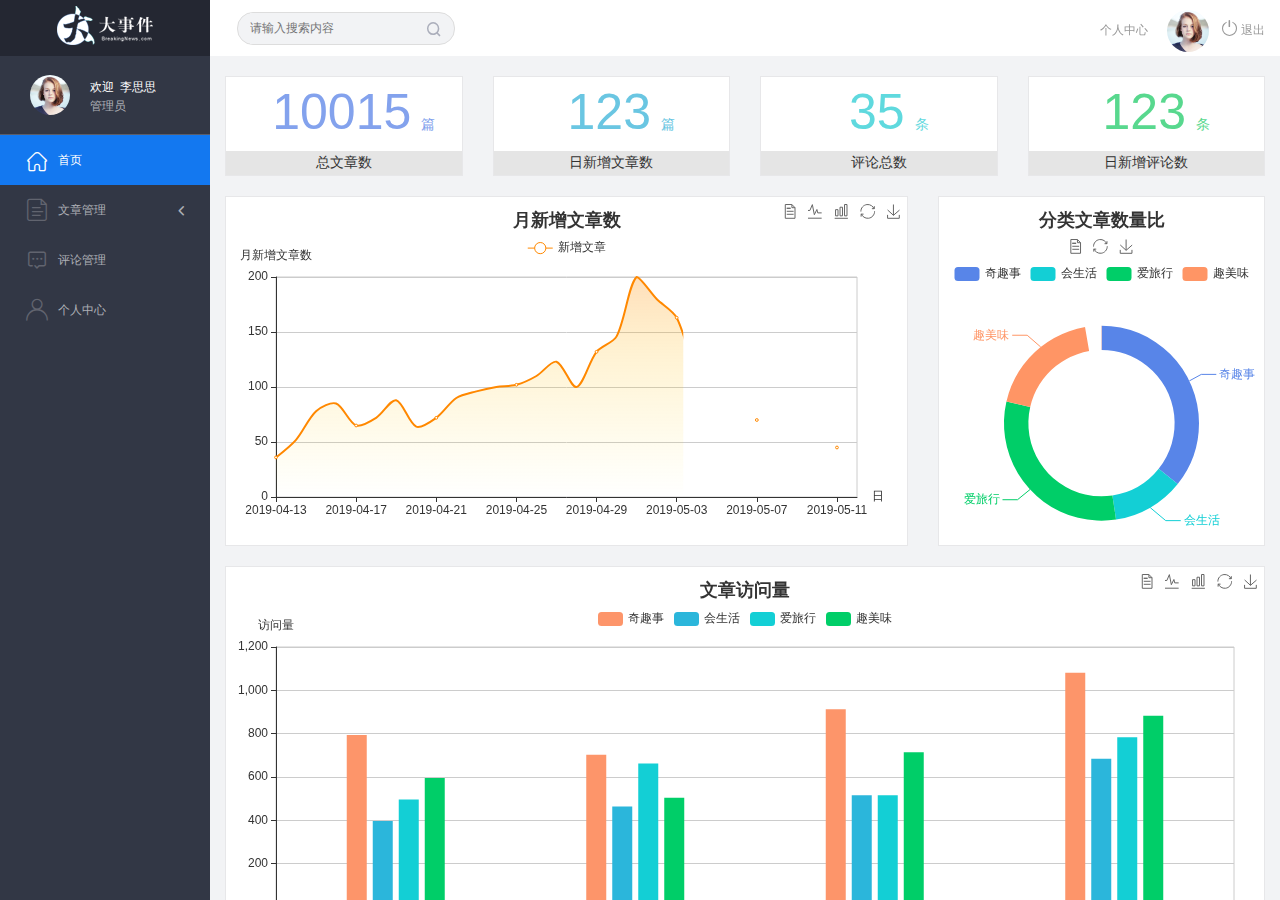
<file: web_back/index.html>
<!DOCTYPE html>
<html lang="en">

<head>
    <meta charset="UTF-8">
    <meta name="viewport" content="width=device-width, initial-scale=1.0">
    <meta http-equiv="X-UA-Compatible" content="ie=edge">
    <title>大事件-后台首页</title>
    <link rel="stylesheet" href="js/bootstrap/css/bootstrap.min.css">
    <link rel="stylesheet" href="css/reset.css">
    <link rel="stylesheet" href="css/iconfont.css">
    <link rel="stylesheet" href="css/main.css">
    <script src="js/jquery-1.12.4.min.js"></script>
</head>

<body>
    <div class="sider">
        <a href="#" class="logo"><img src="images/logo02.png" alt="logo"></a>
        <div class="user_info">
            <img src="images/2.jpg" alt="person">
            <span>欢迎&nbsp;&nbsp;李思思</span>
            <b>管理员</b>
        </div>
        <div class="menu">
            <div class="level01 active"><a href="main_count.html" target="main_frame"><i class="iconfont icon-yidiandiantubiao04"></i><span>首页</span></a></div>
            <div class="level01"><a href="#"><i class="iconfont icon-icon-article"></i><span>文章管理</span><b
                        class="iconfont icon-arrowdownl"></b></a></div>
            <ul class="level02">
                <li><a href="article_list.html" target="main_frame"><i class="iconfont icon-previewright"></i><span>文章列表</span></a></li>
                <li><a href="article_release.html" target="main_frame"><i class="iconfont icon-previewright"></i><span>发表文章</span></a></li>
                <li><a  href="article_category.html" target="main_frame"><i class="iconfont icon-previewright"></i><span>文章类别管理</span></a></li>
            </ul>

            <div class="level01"><a href="comment_list.html" target="main_frame"><i class="iconfont icon-comment"></i><span>评论管理</span></a></div>
            <div class="level01"><a  href="user.html" target="main_frame"><i class="iconfont icon-user"></i><span>个人中心</span></a></div>
        </div>
    </div>

    <div class="header_bar">        
        <form class="search_form">
            <input type="text" placeholder="请输入搜索内容">
            <i class="iconfont icon-search"></i>
        </form>
        <div class="user_center_link">
            <a href="user.html" onclick="setMenu(3,0)" target="main_frame">个人中心</a>
            <img src="images/2.jpg" alt="person">
            <a href="#"><i class="iconfont icon-tuichu"></i> 退出</a>
        </div>
    </div>

    <div class="main" id="main_body">
        <iframe src="main_count.html" frameborder="0" id="main_frame" name="main_frame" frameborder="0" scrolling="auto"></iframe>
    </div>



    <script>
        var $level01 = $('.level01');
        var $subli = $('.level02 li')
        $level01.click(function(){
            $level01.not($(this)).removeClass('active');
            $(this).addClass('active');

            if($(this).next().hasClass('level02')){
                $(this).next().slideToggle();
                $(this).find('b').toggleClass('rotate0');
            }else{
                $subli.removeClass('active'); 
            }
        })

        $subli.click(function(){
            $subli.not($(this)).removeClass('active');
            $(this).addClass('active');

            if(!$(this).parent().prev().hasClass('active')){
                $level01.removeClass('active');
                $(this).parent().prev().addClass('active');
            }
        })

        function resizeFrame(){
            var frame_w = $('#main_body').outerWidth();
			var frame_h = $('#main_body').outerHeight();
			$('#main_frame').css({'width':frame_w,'height':frame_h});
        }

        resizeFrame();

        $(window).resize(function(){
            resizeFrame();
        })


        function setMenu(m,n){
           $level01.eq(m).addClass('active').siblings().not('.level02').removeClass('active');
           if(m!=1){              
              $('.level02').slideUp(); 
           }else{
              $('.level02').slideDown();
              $('.level02').children().eq(n).addClass('active').siblings().removeClass('active');
           }
        }

    </script>
    <script src="./js/jquery-1.12.4.min.js"></script>
    <script>
     $(function(){
        //  获取登录人员的个人信息
         $.ajax({
             url:"http://localhost:8000/admin/getuser",
             success:function(backData){
                //  判断数据是否请求成功
                if(backData.code==200){
                    // 将对应的名字和头像显示在对应的标签中
                    $(".user_info>img").attr("src",backData.data.user_pic);
                    $(".user_info>span").html("欢迎&nbsp;&nbsp;"+backData.data.nickname);
                    $(".user_center_link>img").attr("src",backData.data.user_pic);

                }else {
                    alert("数据请求出错");
                }

             }

         })
        //  退出功能
        // 给退出按钮设置点击事件
         $(".icon-tuichu").parent().on("click",function(e){
            e.preventDefault();
            // 发送请求
            $.ajax({
                type:"post",
                url:"http://localhost:8000/admin/logout",
                success:function(){
                    window.location.href = "login.html";
                }
            })
         })
     })

    </script>

</body>
</html>
</file>
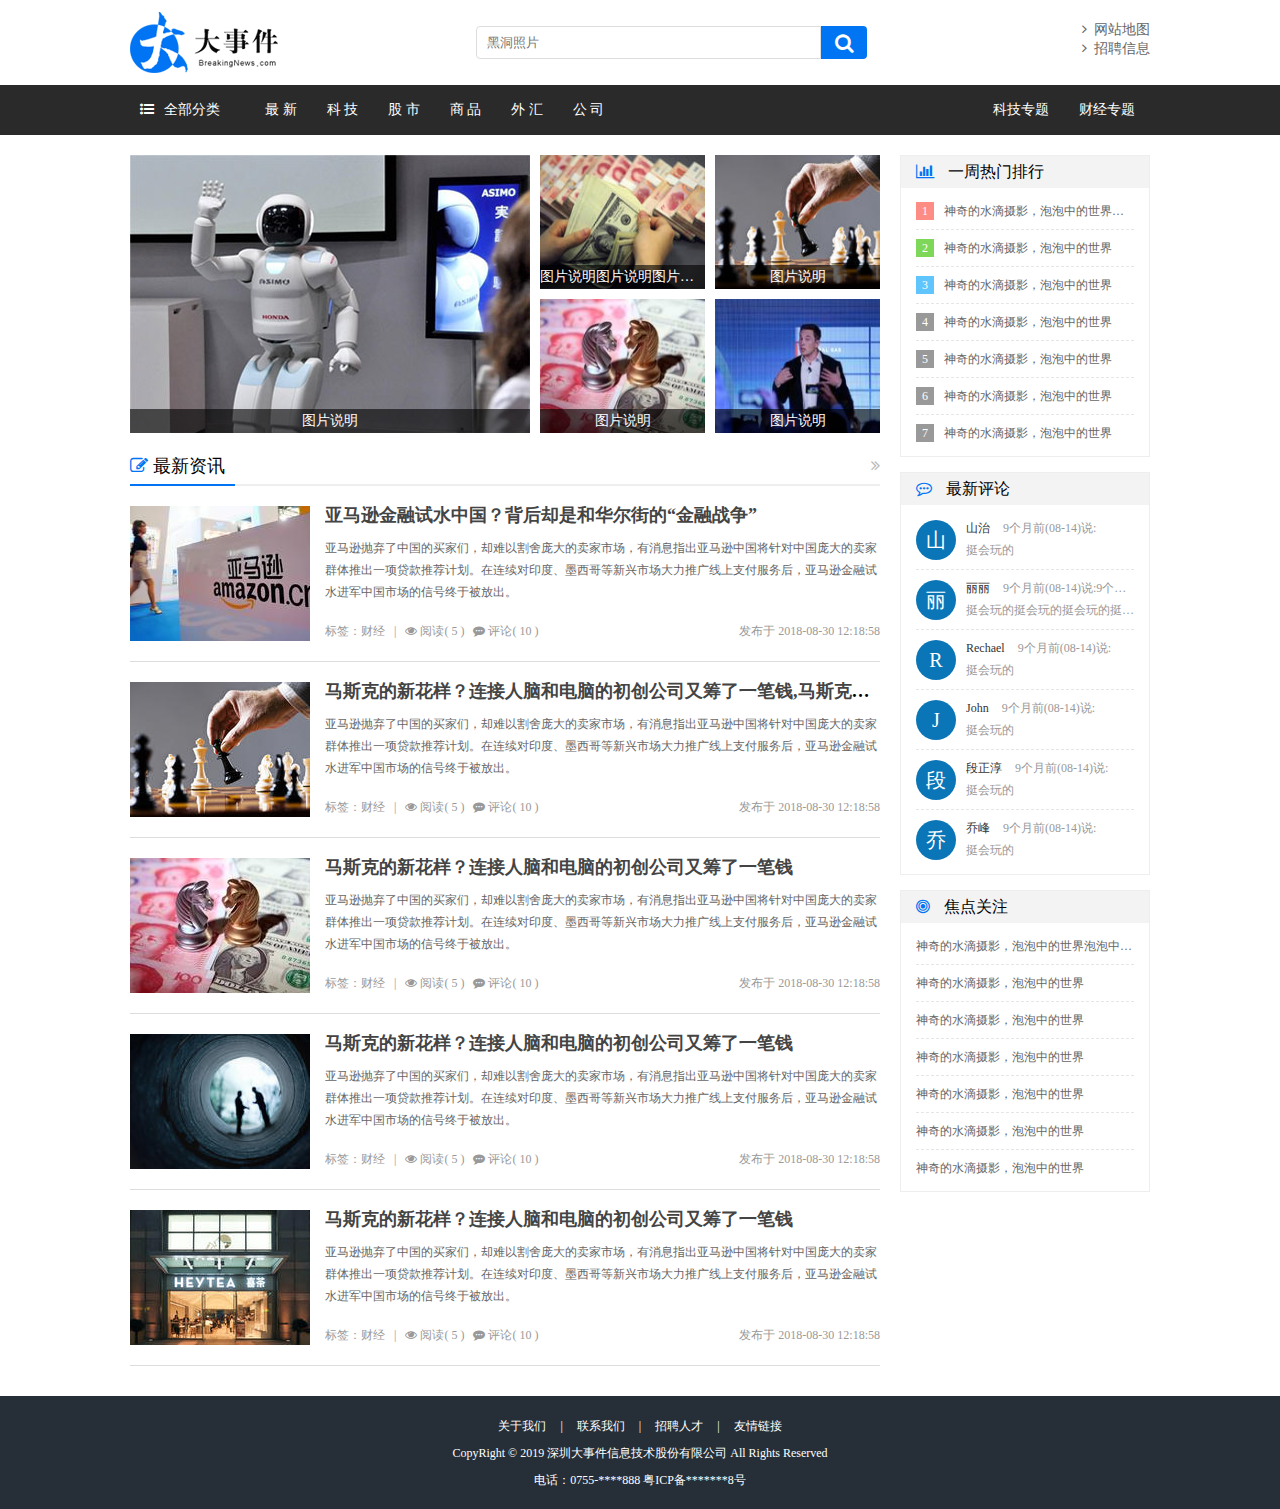
<file: web_front/index.html>
<!DOCTYPE html>
<html lang="en">

<head>
    <meta charset="UTF-8">
    <meta name="viewport" content="width=device-width, initial-scale=1.0">
    <meta http-equiv="X-UA-Compatible" content="ie=edge">
    <title>大事件-首页</title>
    <link rel="stylesheet" href="css/reset.css">
    <link rel="stylesheet" href="css/font-awesome.min.css">
    <link rel="stylesheet" href="css/main.css">
</head>

<body>
    <div class="header">
        <a href="#" class="logo fl"><img src="images/logo.png" alt="logo"></a>
        <div class="search_form fl">
            <input type="text" class="search_txt" placeholder="黑洞照片">
            <button class="search_btn"><i class="fa fa-search"></i></button>
        </div>
        <div class="link_info fr">
            <a href="#"><i class="fa fa-angle-right"></i>&nbsp;&nbsp;网站地图</a><br>
            <a href="#"><i class="fa fa-angle-right"></i>&nbsp;&nbsp;招聘信息</a>
        </div>
    </div>

    <div class="menu_con">
        <div class="menu">
            <div class="menu_collapse fl">
                <a href="javascript:;" class="level_one"><i class="fa fa-list-ul"></i>全部分类</a>
                <ul class="level_two">
                    <li class="up"></li>
                    <li><a href="#">最 新</a></li>
                    <li><a href="#">科 技</a></li>
                    <li><a href="#">股 市</a></li>
                    <li><a href="#">商 品</a></li>
                    <li><a href="#">外 汇</a></li>
                    <li><a href="#">公 司</a></li>
                </ul>
            </div>
            <ul class="left_menu fl">
                <li><a href="#">最 新</a></li>
                <li><a href="#">科 技</a></li>
                <li><a href="#">股 市</a></li>
                <li><a href="#">商 品</a></li>
                <li><a href="#">外 汇</a></li>
                <li><a href="#">公 司</a></li>
            </ul>
            <ul class="right_menu fr">
                <li><a href="#">科技专题</a></li>
                <li><a href="#">财经专题</a></li>
            </ul>
        </div>
    </div>

    <div class="main_con clearfix">
        <div class="left_con">
            <ul class="focus_list">
                <li class="first">
                    <a href="#"><img src="images/pic01.jpg" alt=""></a>
                    <p>图片说明</p>
                </li>
                <li>
                    <a href="#"><img src="images/pic02.jpg" alt=""></a>
                    <p>图片说明图片说明图片说明图片说明图片说明图片说明图片说明图片说明图片说明</p>
                </li>
                <li>
                    <a href="#"><img src="images/pic03.jpg" alt=""></a>
                    <p>图片说明</p>
                </li>
                <li>
                    <a href="#"><img src="images/pic05.jpg" alt=""></a>
                    <p>图片说明</p>
                </li>
                <li>
                    <a href="#"><img src="images/pic06.jpg" alt=""></a>
                    <p>图片说明</p>
                </li>
            </ul>

            <div class="common_title">
                <h3><i class="fa fa-edit"></i> 最新资讯</h3>
                <a href="#" class="more"><i class="fa fa-angle-double-right"></i></a>
            </div>

            <div class="common_news_list">
                <a href="#" class="list_pic"><img src="images/pic09.jpg" alt=""></a>
                <h4><a href="#">亚马逊金融试水中国？背后却是和华尔街的“金融战争” </a></h4>
                <p>亚马逊抛弃了中国的买家们，却难以割舍庞大的卖家市场，有消息指出亚马逊中国将针对中国庞大的卖家群体推出一项贷款推荐计划。在连续对印度、墨西哥等新兴市场大力推广线上支付服务后，亚马逊金融试水进军中国市场的信号终于被放出。
                </p>
                <div class="new_info">
                    <span>标签：财经&nbsp;&nbsp;&nbsp;|&nbsp;&nbsp;&nbsp;<i class="fa fa-eye"></i>&nbsp;阅读( 5
                        )&nbsp;&nbsp;&nbsp;<i class="fa fa-commenting"></i>&nbsp;评论( 10 )</span>
                    <b>发布于 2018-08-30 12:18:58</b>
                </div>
            </div>

            <div class="common_news_list">
                <a href="#" class="list_pic"><img src="images/pic03.jpg" alt=""></a>
                <h4><a href="#">马斯克的新花样？连接人脑和电脑的初创公司又筹了一笔钱,马斯克的新花样？连接人脑和电脑的初创公司又筹了一笔钱</a></h4>
                <p>亚马逊抛弃了中国的买家们，却难以割舍庞大的卖家市场，有消息指出亚马逊中国将针对中国庞大的卖家群体推出一项贷款推荐计划。在连续对印度、墨西哥等新兴市场大力推广线上支付服务后，亚马逊金融试水进军中国市场的信号终于被放出。
                </p>
                <div class="new_info">
                    <span>标签：财经&nbsp;&nbsp;&nbsp;|&nbsp;&nbsp;&nbsp;<i class="fa fa-eye"></i>&nbsp;阅读( 5
                        )&nbsp;&nbsp;&nbsp;<i class="fa fa-commenting"></i>&nbsp;评论( 10 )</span>
                    <b>发布于 2018-08-30 12:18:58</b>
                </div>
            </div>

            <div class="common_news_list">
                <a href="#" class="list_pic"><img src="images/pic05.jpg" alt=""></a>
                <h4><a href="#">马斯克的新花样？连接人脑和电脑的初创公司又筹了一笔钱</a></h4>
                <p>亚马逊抛弃了中国的买家们，却难以割舍庞大的卖家市场，有消息指出亚马逊中国将针对中国庞大的卖家群体推出一项贷款推荐计划。在连续对印度、墨西哥等新兴市场大力推广线上支付服务后，亚马逊金融试水进军中国市场的信号终于被放出。
                </p>
                <div class="new_info">
                    <span>标签：财经&nbsp;&nbsp;&nbsp;|&nbsp;&nbsp;&nbsp;<i class="fa fa-eye"></i>&nbsp;阅读( 5
                        )&nbsp;&nbsp;&nbsp;<i class="fa fa-commenting"></i>&nbsp;评论( 10 )</span>
                    <b>发布于 2018-08-30 12:18:58</b>
                </div>
            </div>

            <div class="common_news_list">
                <a href="#" class="list_pic"><img src="images/pic07.jpg" alt=""></a>
                <h4><a href="#">马斯克的新花样？连接人脑和电脑的初创公司又筹了一笔钱</a></h4>
                <p>亚马逊抛弃了中国的买家们，却难以割舍庞大的卖家市场，有消息指出亚马逊中国将针对中国庞大的卖家群体推出一项贷款推荐计划。在连续对印度、墨西哥等新兴市场大力推广线上支付服务后，亚马逊金融试水进军中国市场的信号终于被放出。
                </p>
                <div class="new_info">
                    <span>标签：财经&nbsp;&nbsp;&nbsp;|&nbsp;&nbsp;&nbsp;<i class="fa fa-eye"></i>&nbsp;阅读( 5
                        )&nbsp;&nbsp;&nbsp;<i class="fa fa-commenting"></i>&nbsp;评论( 10 )</span>
                    <b>发布于 2018-08-30 12:18:58</b>
                </div>
            </div>

            <div class="common_news_list">
                <a href="#" class="list_pic"><img src="images/pic10.jpg" alt=""></a>
                <h4><a href="#">马斯克的新花样？连接人脑和电脑的初创公司又筹了一笔钱</a></h4>
                <p>亚马逊抛弃了中国的买家们，却难以割舍庞大的卖家市场，有消息指出亚马逊中国将针对中国庞大的卖家群体推出一项贷款推荐计划。在连续对印度、墨西哥等新兴市场大力推广线上支付服务后，亚马逊金融试水进军中国市场的信号终于被放出。
                </p>
                <div class="new_info">
                    <span>标签：财经&nbsp;&nbsp;&nbsp;|&nbsp;&nbsp;&nbsp;<i class="fa fa-eye"></i>&nbsp;阅读( 5
                        )&nbsp;&nbsp;&nbsp;<i class="fa fa-commenting"></i>&nbsp;评论( 10 )</span>
                    <b>发布于 2018-08-30 12:18:58</b>
                </div>
            </div>

        </div>
        <div class="right_con">
            <div class="common_wrap">
                <h3><i class="fa fa-bar-chart"></i> 一周热门排行</h3>
                <ul class="content_list">
                    <li><span class="first">1</span><a href="#">神奇的水滴摄影，泡泡中的世界泡泡中的世界</a></li>
                    <li><span class="second">2</span><a href="#">神奇的水滴摄影，泡泡中的世界</a></li>
                    <li><span class="third">3</span><a href="#">神奇的水滴摄影，泡泡中的世界</a></li>
                    <li><span>4</span><a href="#">神奇的水滴摄影，泡泡中的世界</a></li>
                    <li><span>5</span><a href="#">神奇的水滴摄影，泡泡中的世界</a></li>
                    <li><span>6</span><a href="#">神奇的水滴摄影，泡泡中的世界</a></li>
                    <li><span>7</span><a href="#">神奇的水滴摄影，泡泡中的世界</a></li>
                </ul>
            </div>
            <div class="common_wrap">
                <h3><i class="fa fa-commenting-o"></i> 最新评论</h3>
                <ul class="content_list comment_list">
                    <li>
                        <span>山</span>
                        <b><em>山治</em> 9个月前(08-14)说:</b>
                        <strong>挺会玩的</strong>
                    </li>
                    <li>
                        <span>丽</span>
                        <b><em>丽丽</em> 9个月前(08-14)说:9个月前(08-14)说:9个月前(08-14)说:</b>
                        <strong>挺会玩的挺会玩的挺会玩的挺会玩的</strong>
                    </li>
                    <li>
                        <span>R</span>
                        <b><em>Rechael</em> 9个月前(08-14)说:</b>
                        <strong>挺会玩的</strong>
                    </li>
                    <li>
                        <span>J</span>
                        <b><em>John</em> 9个月前(08-14)说:</b>
                        <strong>挺会玩的</strong>
                    </li>
                    <li>
                        <span>段</span>
                        <b><em>段正淳</em> 9个月前(08-14)说:</b>
                        <strong>挺会玩的</strong>
                    </li>
                    <li>
                        <span>乔</span>
                        <b><em>乔峰</em> 9个月前(08-14)说:</b>
                        <strong>挺会玩的</strong>
                    </li>
                </ul>
            </div>
            <div class="common_wrap">
                <h3><i class="fa fa-bullseye"></i> 焦点关注</h3>
                <ul class="content_list guanzhu_list">
                    <li><a href="#">神奇的水滴摄影，泡泡中的世界泡泡中的世界</a></li>
                    <li><a href="#">神奇的水滴摄影，泡泡中的世界</a></li>
                    <li><a href="#">神奇的水滴摄影，泡泡中的世界</a></li>
                    <li><a href="#">神奇的水滴摄影，泡泡中的世界</a></li>
                    <li><a href="#">神奇的水滴摄影，泡泡中的世界</a></li>
                    <li><a href="#">神奇的水滴摄影，泡泡中的世界</a></li>
                    <li><a href="#">神奇的水滴摄影，泡泡中的世界</a></li>
                </ul>
            </div>
        </div>
    </div>

    <div class="footer clearfix">
        <div class="foot_link">
            <a href="#">关于我们</a>
            <span>|</span>
            <a href="#">联系我们</a>
            <span>|</span>
            <a href="#">招聘人才</a>
            <span>|</span>
            <a href="#">友情链接</a>		
        </div>
        <p>CopyRight © 2019 深圳大事件信息技术股份有限公司   All Rights Reserved</p>
        <p>电话：0755-****888    粤ICP备*******8号</p>
    </div>

</body>

</html>
</file>
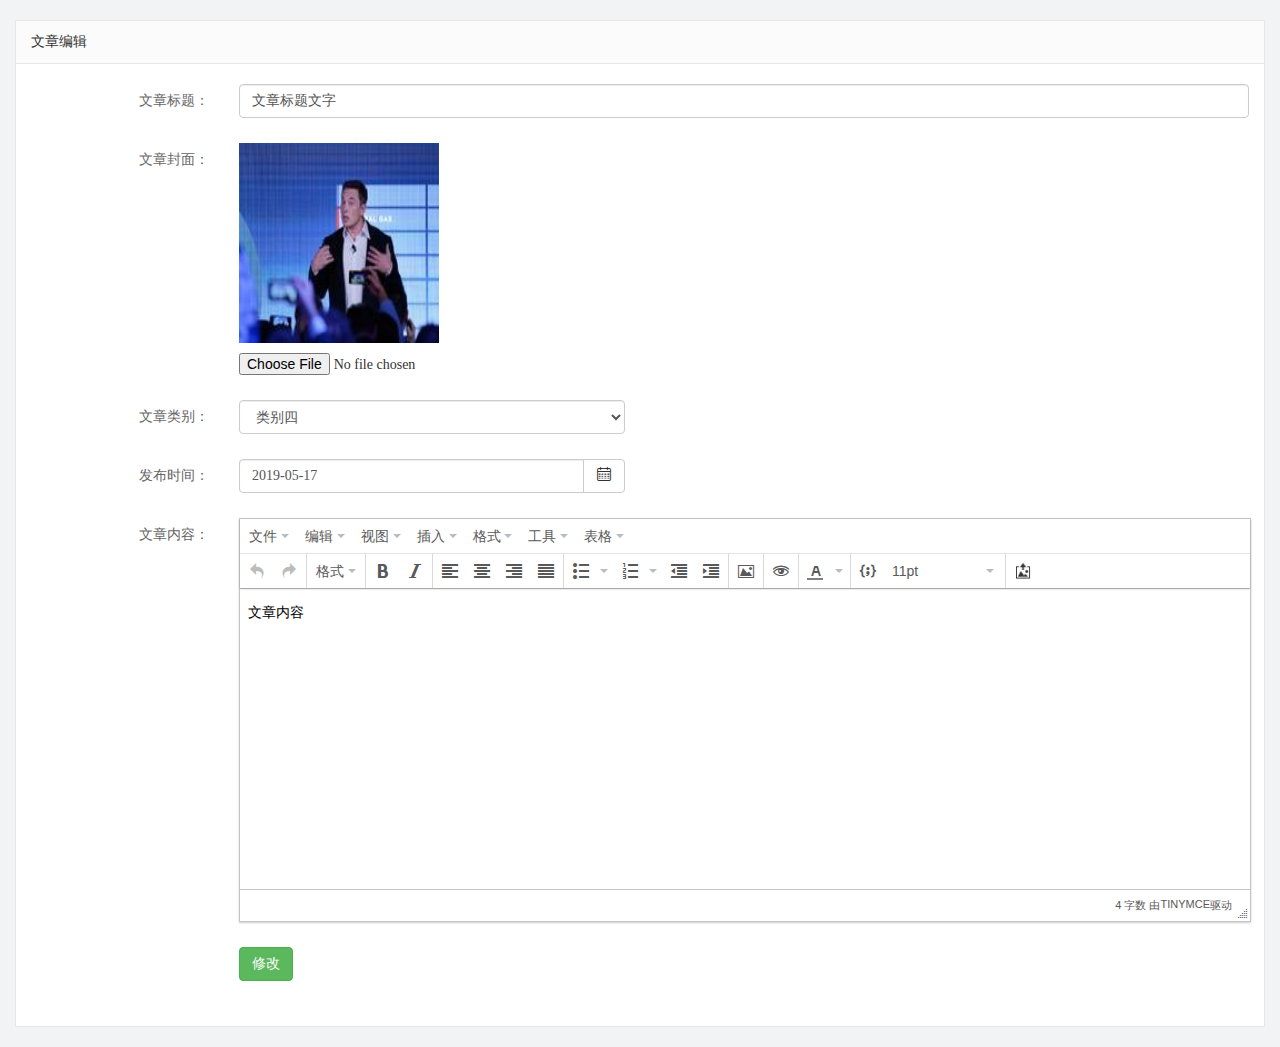
<file: web_back/article_edit.html>
<!DOCTYPE html>
<html lang="en">

<head>
    <meta charset="UTF-8">
    <meta name="viewport" content="width=device-width, initial-scale=1.0">
    <meta http-equiv="X-UA-Compatible" content="ie=edge">
    <title>文章列表</title>
    <link rel="stylesheet" href="js/bootstrap/css/bootstrap.min.css">
    <link rel="stylesheet" href="css/reset.css">
    <link rel="stylesheet" href="css/iconfont.css">
    <link rel="stylesheet" href="css/main.css">
    <link type="text/css" rel="stylesheet" href="js/jedate/css/jedate.css">
    <script src="js/jquery-1.12.4.min.js"></script>
    <script src="js/jedate/js/jedate.js"></script>
    <script src="js/tinymce/js/tinymce/tinymce.min.js"></script>
    <script src="js/tinymce/js/tinymce_setup.js"></script>
</head>

<body>
    <div class="container-fluid">
        <div class="common_title">
            文章编辑
        </div>
        <div class="container-fluid common_con">
            <form class="form-horizontal article_form">
                <div class="form-group">
                    <label for="inputEmail3" class="col-sm-2 control-label">文章标题：</label>
                    <div class="col-sm-10">
                        <input type="email" class="form-control" id="inputEmail3" value="文章标题文字">
                    </div>
                </div>
                <div class="form-group">
                    <label for="inputPassword3" class="col-sm-2 control-label">文章封面：</label>
                    <div class="col-sm-10">
                        <img src="images/pic06.jpg" class="article_cover">
                        <input type="file" id="exampleInputFile">
                    </div>
                </div>
                <div class="form-group">
                    <label for="inputEmail3" class="col-sm-2 control-label">文章类别：</label>
                    <div class="col-sm-4">
                        <select class="form-control">
                            <option>类别一</option>
                            <option>类别二</option>
                            <option>类别三</option>
                            <option selected>类别四</option>
                            <option>类别五</option>
                        </select>
                    </div>
                </div>
                <div class="form-group">
                    <label for="inputEmail3" class="col-sm-2 control-label">发布时间：</label>
                    <div class="col-sm-4">

                        <div class="input-group">
                            <input type="text" class="form-control" value="2019-05-17" id="dateinput">
                            <span class="input-group-btn">
                                <button class="btn btn-default" type="button"
                                    onclick="jeDate('#dateinput',{trigger:false,format: 'YYYY-MM-DD'})"><i
                                        class="iconfont icon-icondate"></i></button>
                            </span>
                        </div>
                    </div>
                </div>
                <div class="form-group">
                    <label for="inputEmail3" class="col-sm-2 control-label">文章内容：</label>
                    <div class="col-sm-10">
                        <input type="text" class="form-control" id="rich_content" name="content" placeholder="文章内容" value="文章内容">
                    </div>
                </div>
                <div class="form-group">
                    <div class="col-sm-offset-2 col-sm-10">
                        <button type="submit" class="btn btn-success">修改</button>
                    </div>
                </div>
            </form>
        </div>
    </div>

</body>

</html>
</file>
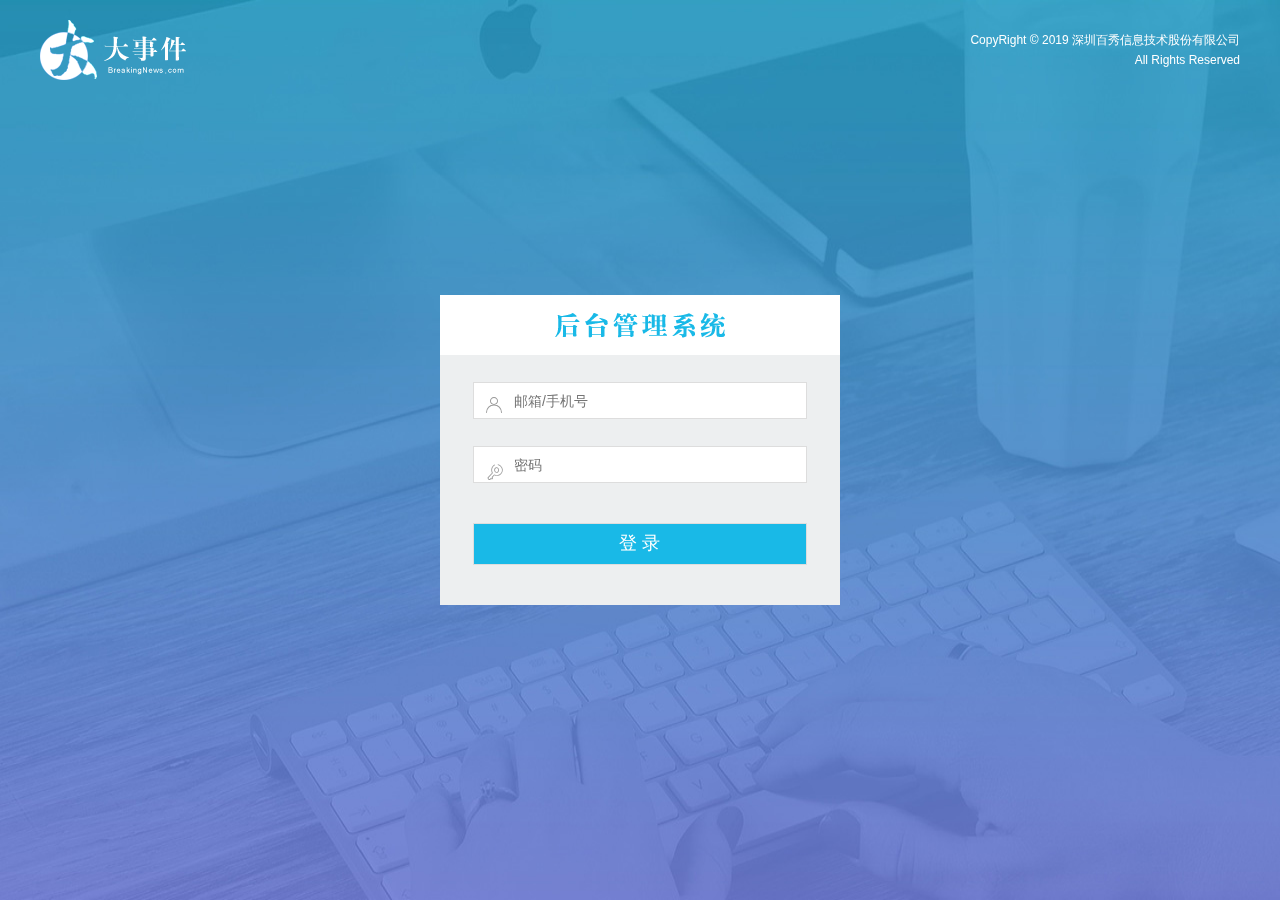
<file: web_back/login.html>
<!DOCTYPE html>
<html lang="en">

<head>
    <meta charset="UTF-8">
    <meta name="viewport" content="width=device-width, initial-scale=1.0">
    <meta http-equiv="X-UA-Compatible" content="ie=edge">
    <title>大事件-后台登录页</title>
    <link rel="stylesheet" type="text/css" href="css/reset.css">
    <link rel="stylesheet" type="text/css" href="css/iconfont.css">
    <link rel="stylesheet" type="text/css" href="css/main.css">
    <link rel="stylesheet" href="./js/bootstrap/css/bootstrap.min.css">
</head>

<body>
    <!-- 登录框 -->
    <div class="main_wrap">
        <div class="header">
            <a href="#" class="logo"><img src="images/logo.png" alt=""></a>
            <div class="copyright">CopyRight © 2019 深圳百秀信息技术股份有限公司<br>All Rights Reserved</div>
        </div>

        <div class="login_form_con">
            <div class="login_title"></div>
            <form class="login_form">
                <i class="iconfont icon-user"></i>
                <i class="iconfont icon-key"></i>
                <input type="text" class="input_txt" placeholder="邮箱/手机号">
                <input type="password" class="input_pass" placeholder="密码">
                <input type="submit" class="input_sub" value="登 录">
            </form>
        </div>

    </div>

    <!-- 模态框 modal -->

    <div class="modal fade" id="myModal" tabindex="-1" role="dialog" aria-labelledby="myModalLabel">
        <div class="modal-dialog" role="document">
            <div class="modal-content">
                <div class="modal-header">
                    <button type="button" class="close" data-dismiss="modal" aria-label="Close"><span
                            aria-hidden="true">&times;</span></button>
                    <h4 class="modal-title" id="myModalLabel">温馨警告!!!</h4>
                </div>
                <div class="modal-body">
                    ...
                </div>
                <!-- <div class="modal-footer">
                        <button type="button" class="btn btn-default" data-dismiss="modal">Close</button>
                        <button type="button" class="btn btn-primary">Save changes</button>
                    </div> -->
            </div>
        </div>
    </div>
    <script src="./js/jquery-1.12.4.min.js"></script>
    <script src="./js/bootstrap//js/bootstrap.min.js"></script>

    <script>
        // 入口函数
        $(function () {
            // 给登录按钮注册一个点击事件，阻止form表单中的submit默认跳转
            $(".input_sub").on("click", function (e) {
                // 阻止默认跳转
                e.preventDefault();
                // 获取用户输入的账号和密码
                var userName = $(".input_txt").val().trim();
                var password = $(".input_pass").val().trim();
                // 判断用户名和密码是否为空
                if (userName == "" || password == "") {
                    // alert("输入内容为空，请重新输入");
                    // 弹出模态框
                    $('#myModal').modal({
                        keyboard: true //键盘上的 esc 键被按下时关闭模态框
                    })
                    // 通过动态的方式添加提示信息
                    $(".modal-body").text("用户名或者密码为空");
                    return;
                }

                // 发送ajax请求
                $.ajax({
                    type: "post",
                    url: "http://localhost:8000/admin/login",
                    data: {
                        user_name: userName,
                        password: password,
                    },
                    success: function (backData) {
                        console.log(backData);
                        
                        if (backData.code == 200) {
                            // 登录成功跳转到首页
                            window.location.href = "./index.html"; //在本页中打开
                            // window.location.open = "index.html";  //在新窗口中打开

                        } else {
                            // 弹出模态框
                            $('#myModal').modal({
                                keyboard: true //键盘上的 esc 键被按下时关闭模态框
                            })
                            // 通过动态的方式添加提示信息
                            $(".modal-body").text("用户名或者密码输入错误，请重新输入");
                        }
                    }
                })
            })
        })
    </script>
</body>

</html>
</file>
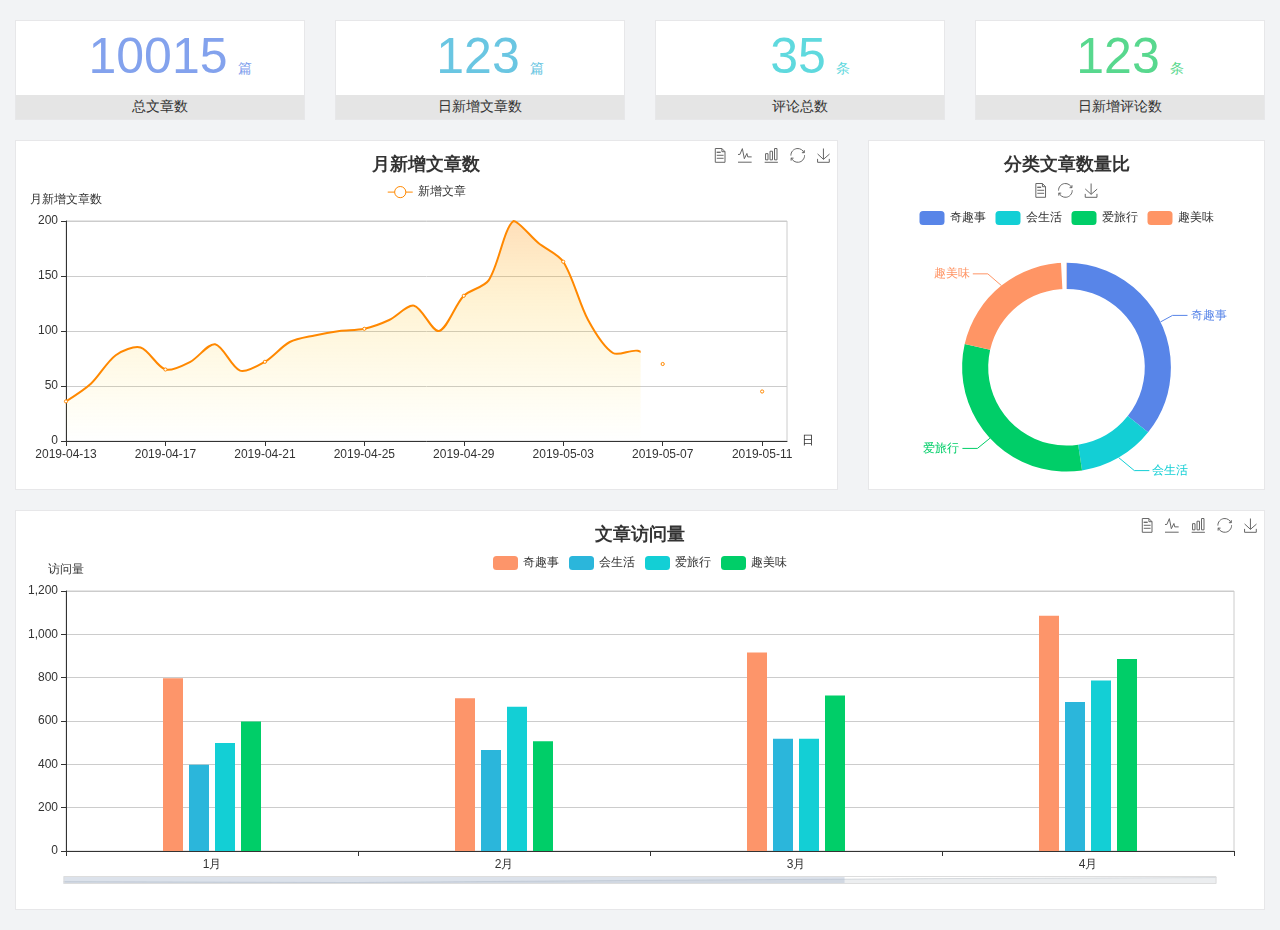
<file: web_back/main_count.html>
<!DOCTYPE html>
<html lang="en">

<head>
    <meta charset="UTF-8">
    <meta name="viewport" content="width=device-width, initial-scale=1.0">
    <meta http-equiv="X-UA-Compatible" content="ie=edge">
    <title>图表统计</title>
    <link rel="stylesheet" href="js/bootstrap/css/bootstrap.min.css">
    <link rel="stylesheet" href="css/reset.css">
    <link rel="stylesheet" href="css/iconfont.css">
    <link rel="stylesheet" href="css/main.css">
    <script src="js/jquery-1.12.4.min.js"></script>
    <script type="text/javascript" src="js/echarts.min.js"></script>
</head>

<body>
    <div class="container-fluid">
        <div class="row spannel_list">
            <div class="col-sm-3 col-xs-6">
                <div class="spannel">
                    <em>10015</em><span>篇</span>
                    <b>总文章数</b>
                </div>
            </div>
            <div class="col-sm-3 col-xs-6">
                <div class="spannel scolor01">
                    <em>123</em><span>篇</span>
                    <b>日新增文章数</b>
                </div>
            </div>
            <div class="col-sm-3 col-xs-6">
                <div class="spannel scolor02">
                    <em>35</em><span>条</span>
                    <b>评论总数</b>
                </div>
            </div>
            <div class="col-sm-3 col-xs-6">
                <div class="spannel scolor03">
                    <em>123</em><span>条</span>
                    <b>日新增评论数</b>
                </div>
            </div>
        </div>
    </div>

    <div class="container-fluid">
        <div class="row curve-pie">
            <div class="col-lg-8 col-md-8">
                <div class="gragh_pannel" id="curve_show"></div>
            </div>
            <div class="col-lg-4 col-md-4">
                <div class="gragh_pannel"  id="pie_show"></div>
            </div>
        </div>
    </div>

    <div class="container-fluid">
        <div class="column_pannel"  id="column_show"></div>
    </div>

    <script>
        var oChart = echarts.init(document.getElementById('curve_show'));
        var aList_all = [
          {'count':36,'date':'2019-04-13'},
          {'count':52,'date':'2019-04-14'},
          {'count':78,'date':'2019-04-15'},
          {'count':85,'date':'2019-04-16'},
          {'count':65,'date':'2019-04-17'},
          {'count':72,'date':'2019-04-18'},
          {'count':88,'date':'2019-04-19'},
          {'count':64,'date':'2019-04-20'},
          {'count':72,'date':'2019-04-21'},
          {'count':90,'date':'2019-04-22'},
          {'count':96,'date':'2019-04-23'},
          {'count':100,'date':'2019-04-24'},
          {'count':102,'date':'2019-04-25'},
          {'count':110,'date':'2019-04-26'},
          {'count':123,'date':'2019-04-27'},
          {'count':100,'date':'2019-04-28'},
          {'count':132,'date':'2019-04-29'},
          {'count':146,'date':'2019-04-30'},
          {'count':200,'date':'2019-05-01'},
          {'count':180,'date':'2019-05-02'},
          {'count':163,'date':'2019-05-03'},
          {'count':110,'date':'2019-05-04'},
          {'count':80,'date':'2019-05-05'},
          {'count':82,'date':'2019-05-06'},
          {'count':70,'date':'2019-05-07'},
          {'count':65,'date':'2019-05-08'},
          {'count':54,'date':'2019-05-09'},
          {'count':40,'date':'2019-05-10'},
          {'count':45,'date':'2019-05-11'},
          {'count':38,'date':'2019-05-12'},
        ];

        let aCount = [];
        let aDate = [];

        for(var i=0;i<aList_all.length;i++){
            aCount.push(aList_all[i].count);
            aDate.push(aList_all[i].date);
        }

        var chartopt = {
                  title:{
                      text: '月新增文章数',
                      left: 'center',
                      top: '10'
                  },
                  tooltip:{
                      trigger: 'axis'
                  },
                  legend: {
                      data:['新增文章'],
                      top: '40'
                  },
                  toolbox: {
                      show : true,
                      feature : {
                          mark : {show: true},
                          dataView : {show: true, readOnly: false},
                          magicType : {show: true, type: ['line','bar']},
                          restore : {show: true},
                          saveAsImage : {show: true}
                      }
                  },
                  calculable : true,               
                  xAxis : [
                      {
                          name: '日',
                          type : 'category',
                          boundaryGap : false,
                          data :aDate
                      }
                  ],        
                  yAxis : [
                      {
                          name: '月新增文章数',
                          type : 'value'
                      }
                  ],      
                  series : [
					        {
					            name:'新增文章',
					            type:'line',
					            smooth:true,
					            itemStyle: {normal: {areaStyle: {type: 'default'}, color: '#f80'}, lineStyle: {color: '#f80'}},
					            data:aCount
                            }],
                            areaStyle:{
						        normal:{
						            color: new echarts.graphic.LinearGradient(0, 0, 0, 1, [{
						                offset: 0,
						                color: 'rgba(255,136,0,0.39)'
						            }, {
						                offset: .34,
						                color: 'rgba(255,180,0,0.25)'
						            },{
						                offset: 1,
						                color: 'rgba(255,222,0,0.00)'
						            }])

						        }
						    },
                  grid: {
                      show: true,             
                      x:50,
                      x2:50,
                      y:80,
                      height:220
                  }                 
            };

        oChart.setOption(chartopt);


        var oPie = echarts.init(document.getElementById('pie_show'));
        var oPieopt =  
        {
          title : {
              top:10,
              text: '分类文章数量比',
              x:'center'
          },
          tooltip : {
              trigger: 'item',
              formatter: "{a} <br/>{b} : {c} ({d}%)"
          },
          color:['#5885e8','#13cfd5','#00ce68','#ff9565'],
          legend: {
              x : 'center',
              top:65,
              data:['奇趣事','会生活','爱旅行','趣美味']
          },
          toolbox: {
              show : true,
              x : 'center',
              top:35,
              feature : {
                  mark : {show: true},
                  dataView : {show: true, readOnly: false},
                  magicType : {
                      show: true, 
                      type: ['pie', 'funnel'],
                      option: {
                          funnel: {
                              x: '25%',
                              width: '50%',
                              funnelAlign: 'left',
                              max: 1548
                          }
                      }
                  },
                  restore : {show: true},
                  saveAsImage : {show: true}
              }
          },
          calculable : true,
          series : [
              {
                  name:'访问来源',
                  type:'pie',
                  radius: ['45%', '60%'],
                  center: ['50%', '65%'],
                  data:[
                      {value:300, name:'奇趣事'},
                      {value:100, name:'会生活'},
                      {value:260, name:'爱旅行'},                   
                      {value:180,name:'趣美味'}
                  ]
              }
          ]
      };
      oPie.setOption(oPieopt);



      var oColumn = this.echarts.init(document.getElementById('column_show'));
        var oColumnopt =  
              {
                title:{
                    text: '文章访问量',
                    left: 'center',
                    top: '10'
              },
                tooltip : {
                    trigger: 'axis'
                },
                legend: {
                    data:['奇趣事','会生活','爱旅行','趣美味'],
                    top:'40'          
                },
                toolbox: {
                    show : true,
                    feature : {
                        mark : {show: true},
                        dataView : {show: true, readOnly: false},
                        magicType : {show: true, type: ['line', 'bar']},
                        restore : {show: true},
                        saveAsImage : {show: true}
                    }
                },
                calculable : true,
               xAxis : [
                    {
                        type : 'category',
                        data : ['1月','2月','3月','4月','5月']
                    }
                ],
                yAxis : [
                    {
                        name : '访问量',
                        type : 'value'
                    }
                ],
                series : [
                    {
                        name:'奇趣事',
                        type:'bar',
                        barWidth:20, 
                        itemStyle:{
                           normal: {areaStyle: {type: 'default'}, color: '#fd956a'}
                        },
                        data:[800, 708, 920, 1090, 1200]
                    },
                    {
                        name:'会生活',
                        type:'bar',
                        barWidth:20, 
                        itemStyle:{
                           normal: {areaStyle: {type: 'default'}, color: '#2bb6db'}
                        },
                        data:[400, 468, 520, 690, 800]
                    },
                    {
                        name:'爱旅行',
                        type:'bar',
                        barWidth:20, 
                        itemStyle:{
                           normal: {areaStyle: {type: 'default'}, color: '#13cfd5'}
                        },
                        data:[500, 668, 520, 790, 900]
                    },
                    {
                        name:'趣美味',
                        type:'bar',
                        barWidth:20, 
                        itemStyle:{
                           normal: {areaStyle: {type: 'default'}, color: '#00ce68'}
                        },
                        data:[600, 508, 720, 890, 1000]
                    }
                ],
                grid: {
                    show: true, 
                    x:50,
                    x2:30,            
                    y:80,
                    height:260
                },
                dataZoom: [//给x轴设置滚动条
                 {
                     start:0,//默认为0
                     end: 100-1000/31,//默认为100
                     type: 'slider',
                     show: true,
                     xAxisIndex: [0],
                     handleSize: 0,//滑动条的 左右2个滑动条的大小
                     height:8,//组件高度
                     left:45, //左边的距离
                     right:50,//右边的距离
                     bottom: 26,//右边的距离
                     handleColor: '#ddd',//h滑动图标的颜色
                     handleStyle: {
                         borderColor: "#cacaca",
                         borderWidth: "1",
                         shadowBlur: 2,
                         background: "#ddd",
                         shadowColor: "#ddd",
                     }
                  }]
            };
            oColumn.setOption(oColumnopt);

    </script>


</body>

</html>
</file>
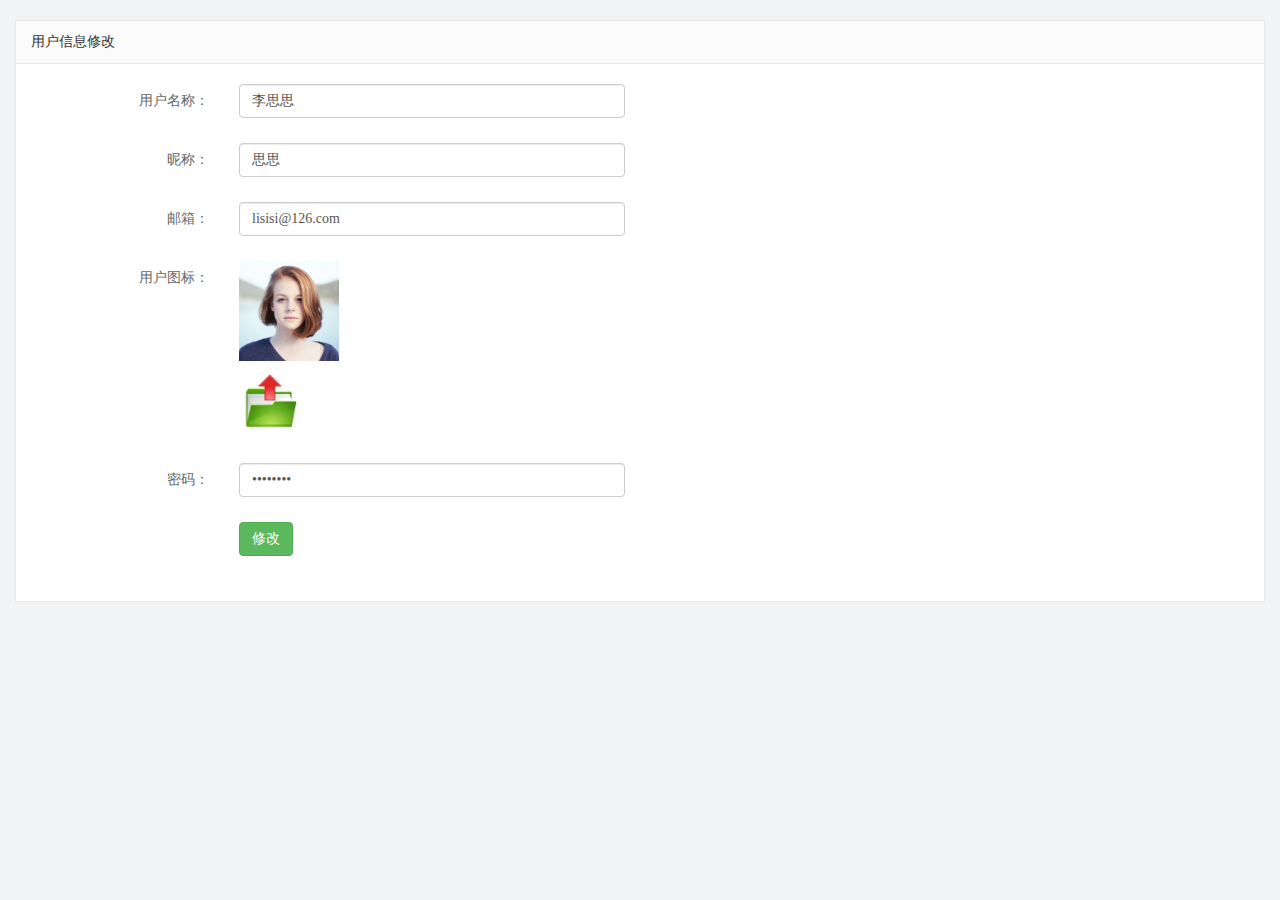
<file: web_back/user.html>
<!DOCTYPE html>
<html lang="en">

<head>
    <meta charset="UTF-8">
    <meta name="viewport" content="width=device-width, initial-scale=1.0">
    <meta http-equiv="X-UA-Compatible" content="ie=edge">
    <title>文章列表</title>
    <link rel="stylesheet" href="js/bootstrap/css/bootstrap.min.css">
    <link rel="stylesheet" href="css/reset.css">
    <link rel="stylesheet" href="css/iconfont.css">
    <link rel="stylesheet" href="css/main.css">
    <script src="js/jquery-1.12.4.min.js"></script>

</head>

<body>
    <div class="container-fluid">
        <div class="common_title">
            用户信息修改
        </div>
        <div class="container-fluid common_con">
            <form class="form-horizontal article_form">
                <div class="form-group">
                    <label for="inputEmail3" class="col-sm-2 control-label">用户名称：</label>
                    <div class="col-sm-4">
                        <input type="text" name="username" class="form-control username" id="inputEmail3" value="李思思">
                    </div>
                </div>
                <div class="form-group">
                    <label for="inputEmail3" class="col-sm-2 control-label">昵称：</label>
                    <div class="col-sm-4">
                        <input type="text" name="nickname" class="form-control nickname" id="inputEmail3" value="思思">
                    </div>
                </div>
                <div class="form-group">
                    <label for="inputEmail3" class="col-sm-2 control-label">邮箱：</label>
                    <div class="col-sm-4">
                        <input type="text" name="email" class="form-control email" id="inputEmail3"
                            value="lisisi@126.com">
                    </div>
                </div>

                <div class="form-group">
                    <label for="inputPassword3" class="col-sm-2 control-label">用户图标：</label>
                    <div class="col-sm-10">
                        <img src="images/2.jpg" alt="" class="user_pic">
                        <input type="file" name="user_pic" id="exampleInputFile" style="display: none;">
                        <br>
                        <!-- 美化图片上传按钮 用label标签将img包裹起来，并且label标签指向之前的上传按钮，将之前的上传按钮隐藏 -->
                        <label for="exampleInputFile">
                            <img src="./images/uploadFileIcon.png" alt="">
                        </label>
                    </div>
                </div>

                <div class="form-group">
                    <label for="inputEmail3" class="col-sm-2 control-label">密码：</label>
                    <div class="col-sm-4">
                        <input type="password" name="password" class="form-control password" id="inputEmail3"
                            value="12345678">
                    </div>
                </div>


                <div class="form-group">
                    <div class="col-sm-offset-2 col-sm-10">
                        <button type="submit" class="btn btn-success btn-edit">修改</button>
                    </div>
                </div>
            </form>
        </div>
    </div>
    <!-- 模态框 modal -->

    <div class="modal fade" id="myModal" tabindex="-1" role="dialog" aria-labelledby="myModalLabel">
        <div class="modal-dialog" role="document">
            <div class="modal-content">
                <div class="modal-header">
                    <button type="button" class="close" data-dismiss="modal" aria-label="Close"><span
                            aria-hidden="true">&times;</span></button>
                    <h4 class="modal-title" id="myModalLabel">温馨警告!!!</h4>
                </div>
                <div class="modal-body">
                    ...
                </div>
                <div class="modal-footer">
                    <button type="button" class="btn btn-default" data-dismiss="modal">关闭</button>
                    <button type="button" class="btn btn-primary btn-confirm">确认</button>
                </div>
            </div>
        </div>
    </div>
    <script src="./js/bootstrap/js/bootstrap.min.js"></script>

    <script>
        $(function () {
            var username = $(".username").val();
            var nickname = $("nickname").val();
            var email = $(".email").val();
            var password = $(".password").val();
            // 本地图片预览
            // 为修改图片图标绑定change事件
            $("#exampleInputFile").change(function (e) {
                // 阻止按钮的默认行为
                e.preventDefault();
                // 找到图片的临时路径，files是dom元素的属性 this.files[0]获取图片
                var url = URL.createObjectURL(this.files[0]);
                // 然后将临时url赋值给图片的src
                $(".user_pic").attr("src", url);
            })
            // 调用接口
            // 一进到user.html页面，获取对应的用户信息，显示在对应的标签上

            $.ajax({
                url: "http://localhost:8000/admin/userinfo_get",
                success: function (backData) {
                    if (backData.code == 200) {
                        // // 把对应的信息显示在对应的标签中
                        // $(".username").val(backData.data.username);
                        // $(".nickname").val(backData.data.nickname);
                        // $(".email").val(backData.data.email);
                        // $(".password").val(backData.data.password);
                        // 以上的代码重复，通过遍历backData.data的方法代替同样的代码
                        for (var key in backData.data) {
                            $("." + key).val(backData.data[key]);
                        }
                        $(".user_pic").attr("src", backData.data.user_pic);
                    }


                }
            })
            // 保存修改用户信息的内容
            // 给保存按钮注册点击事件
            $(".btn-edit").on("click", function (e) {
                // 阻止按钮的默认行为
                e.preventDefault();
                // 实例化formData 使用formData要保证form表单里里面获取的各项值里面有name属性
                var formData = new FormData($("form")[0]);
                $.ajax({
                    type: "post",
                    url: "http://localhost:8000/admin/userinfo_edit",
                    data: formData,
                    contentType: false,//不设置表头
                    processData: false,//不把数据变成字符串
                    success: function (backData) {
                        if (backData.code == 200) {
                            // 修改成功
                            $('#myModal').modal({
                                keyboard: true //键盘上的 esc 键被按下时关闭模态框
                            })
                            // 通过动态的方式添加提示信息
                            $(".modal-body").text("修改成功，是否返回主页");
                            // 给模态框的确认按钮注册事件
                            $(".btn-confirm").on("click", function (e) {
                                e.preventDefault();
                                // 刷新父页面
                                // parent.location.reload();
                                // 再次发送ajax请求，获取用户信息，显示在父窗口对应的标签中
                                //  获取登录人员的个人信息
                                $.ajax({
                                    url: "http://localhost:8000/admin/getuser",
                                    success: function (backData) {
                                        //  判断数据是否请求成功
                                        if (backData.code == 200) {
                                            // 将对应的名字和头像显示在对应的标签中,这里获取不到父窗口的元素，所以需要加parent
                                            parent.$(".user_info>img").attr("src", backData.data.user_pic);
                                            parent.$(".user_info>span").html("欢迎&nbsp;&nbsp;" + backData.data.nickname);
                                            parent.$(".user_center_link>img").attr("src", backData.data.user_pic);

                                        } else {
                                            alert("数据请求出错");
                                        }

                                    }

                                })
                                // 手动隐藏模态框
                                $("#myModal").modal('hide');


                            })
                        }

                    }
                })

            })

        })
    </script>
</body>

</html>
</file>
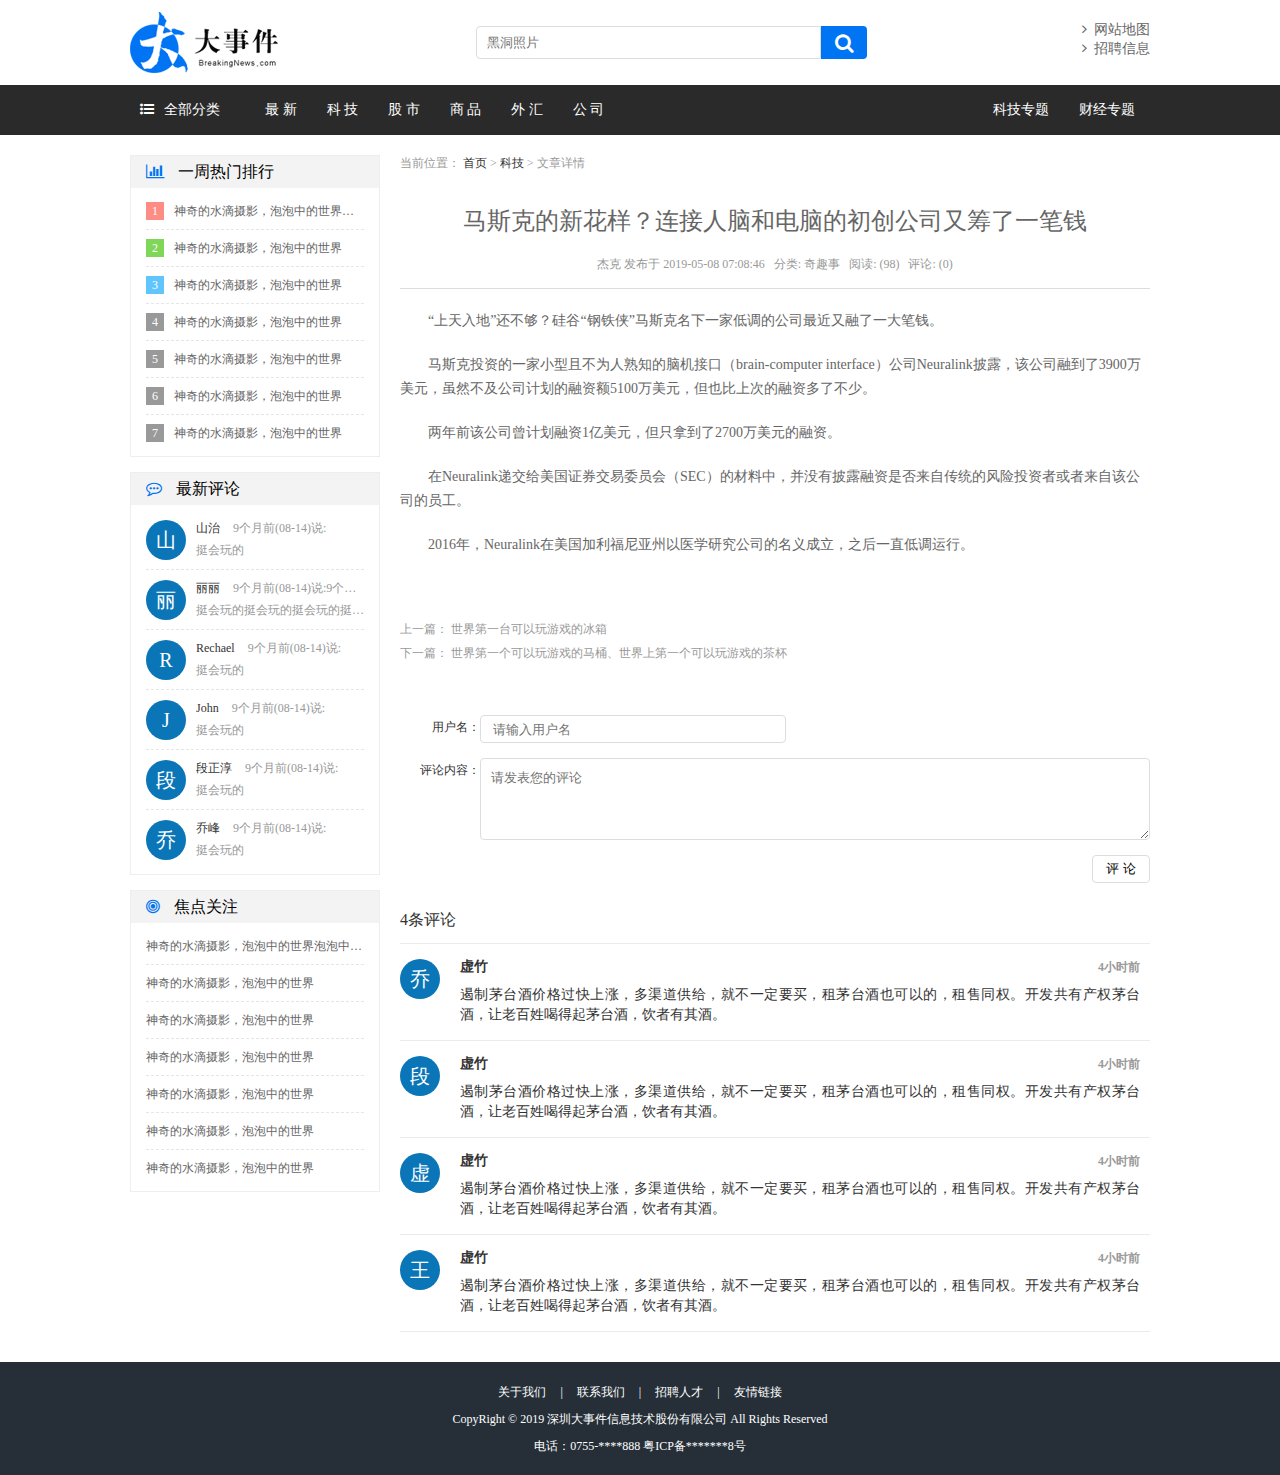
<file: web_front/article.html>
<!DOCTYPE html>
<html lang="en">

<head>
    <meta charset="UTF-8">
    <meta name="viewport" content="width=device-width, initial-scale=1.0">
    <meta http-equiv="X-UA-Compatible" content="ie=edge">
    <title>大事件-文章</title>
    <link rel="stylesheet" type="text/css" href="css/reset.css">
    <link rel="stylesheet" href="css/font-awesome.min.css">
    <link rel="stylesheet" type="text/css" href="css/main.css">
</head>

<body>
    <div class="header">
        <a href="#" class="logo fl"><img src="images/logo.png" alt="logo"></a>
        <div class="search_form fl">
            <input type="text" class="search_txt" placeholder="黑洞照片">
            <button class="search_btn"><i class="fa fa-search"></i></button>
        </div>
        <div class="link_info fr">
            <a href="#"><i class="fa fa-angle-right"></i>&nbsp;&nbsp;网站地图</a><br>
            <a href="#"><i class="fa fa-angle-right"></i>&nbsp;&nbsp;招聘信息</a>
        </div>
    </div>

    <div class="menu_con">
        <div class="menu">
            <div class="menu_collapse fl">
                <a href="javascript:;" class="level_one"><i class="fa fa-list-ul"></i>全部分类</a>
                <ul class="level_two">
                    <li class="up"></li>
                    <li><a href="#">最 新</a></li>
                    <li><a href="#">科 技</a></li>
                    <li><a href="#">股 市</a></li>
                    <li><a href="#">商 品</a></li>
                    <li><a href="#">外 汇</a></li>
                    <li><a href="#">公 司</a></li>
                </ul>
            </div>
            <ul class="left_menu fl">
                <li><a href="#">最 新</a></li>
                <li><a href="#">科 技</a></li>
                <li><a href="#">股 市</a></li>
                <li><a href="#">商 品</a></li>
                <li><a href="#">外 汇</a></li>
                <li><a href="#">公 司</a></li>
            </ul>
            <ul class="right_menu fr">
                <li><a href="#">科技专题</a></li>
                <li><a href="#">财经专题</a></li>
            </ul>
        </div>
    </div>

    <div class="main_con clearfix">
        <div class="left_con setfr">
            <div class="breadcrumb">
                当前位置： <a href="#">首页</a> &gt; <a href="#">科技</a> &gt; 文章详情
            </div>
            <h3 class="article_title">马斯克的新花样？连接人脑和电脑的初创公司又筹了一笔钱</h3>
            <div class="article_info">杰克 发布于 2019-05-08 07:08:46&nbsp;&nbsp;&nbsp;分类: 奇趣事&nbsp;&nbsp;&nbsp;阅读:
                (98)&nbsp;&nbsp;&nbsp;评论: (0)</div>
            <div class="article_con">

                <p>“上天入地”还不够？硅谷“钢铁侠”马斯克名下一家低调的公司最近又融了一大笔钱。</p>

                <p>马斯克投资的一家小型且不为人熟知的脑机接口（brain-computer
                    interface）公司Neuralink披露，该公司融到了3900万美元，虽然不及公司计划的融资额5100万美元，但也比上次的融资多了不少。</p>

                <p>两年前该公司曾计划融资1亿美元，但只拿到了2700万美元的融资。</p>

                <p>在Neuralink递交给美国证券交易委员会（SEC）的材料中，并没有披露融资是否来自传统的风险投资者或者来自该公司的员工。</p>

                <p>2016年，Neuralink在美国加利福尼亚州以医学研究公司的名义成立，之后一直低调运行。</p>

            </div>
            <div class="article_links">
                上一篇： <a href="#">世界第一台可以玩游戏的冰箱</a><br>
                下一篇： <a href="#">世界第一个可以玩游戏的马桶、世界上第一个可以玩游戏的茶杯</a>
            </div>

            <form action="" class="comment_form">
                <div class="form_group">
                    <label>用户名：</label>
                    <input type="text" placeholder="请输入用户名" class="comment_name">
                </div>
                <div class="form_group">
                    <label>评论内容：</label>
                    <textarea placeholder="请发表您的评论" class="comment_input"></textarea>
                </div>
                <div class="form_group">
                    <input type="submit" name="" value="评 论" class="comment_sub"></div>
            </form>

            <div class="comment_count">
                4条评论
            </div>

            <div class="comment_list_con">
                <div class="comment_detail_list">
                    <div class="person_pic fl">乔</div>
                    <div class="name_time fl"><b>虚竹</b><span>4小时前</span></div>
                    <div class="comment_text fl">
                        遏制茅台酒价格过快上涨，多渠道供给，就不一定要买，租茅台酒也可以的，租售同权。开发共有产权茅台酒，让老百姓喝得起茅台酒，饮者有其酒。
                    </div>
                </div>
                <div class="comment_detail_list">
                    <div class="person_pic fl">段</div>
                    <div class="name_time fl"><b>虚竹</b><span>4小时前</span></div>
                    <div class="comment_text fl">
                        遏制茅台酒价格过快上涨，多渠道供给，就不一定要买，租茅台酒也可以的，租售同权。开发共有产权茅台酒，让老百姓喝得起茅台酒，饮者有其酒。
                    </div>
                </div>
                <div class="comment_detail_list">
                    <div class="person_pic fl">虚</div>
                    <div class="name_time fl"><b>虚竹</b><span>4小时前</span></div>
                    <div class="comment_text fl">
                        遏制茅台酒价格过快上涨，多渠道供给，就不一定要买，租茅台酒也可以的，租售同权。开发共有产权茅台酒，让老百姓喝得起茅台酒，饮者有其酒。
                    </div>
                </div>
                <div class="comment_detail_list">
                    <div class="person_pic fl">王</div>
                    <div class="name_time fl"><b>虚竹</b><span>4小时前</span></div>
                    <div class="comment_text fl">
                        遏制茅台酒价格过快上涨，多渠道供给，就不一定要买，租茅台酒也可以的，租售同权。开发共有产权茅台酒，让老百姓喝得起茅台酒，饮者有其酒。
                    </div>
                </div>
            </div>
        </div>
        <div class="right_con setfl">
            <div class="common_wrap">
                <h3><i class="fa fa-bar-chart"></i> 一周热门排行</h3>
                <ul class="content_list">
                    <li><span class="first">1</span><a href="#">神奇的水滴摄影，泡泡中的世界泡泡中的世界</a></li>
                    <li><span class="second">2</span><a href="#">神奇的水滴摄影，泡泡中的世界</a></li>
                    <li><span class="third">3</span><a href="#">神奇的水滴摄影，泡泡中的世界</a></li>
                    <li><span>4</span><a href="#">神奇的水滴摄影，泡泡中的世界</a></li>
                    <li><span>5</span><a href="#">神奇的水滴摄影，泡泡中的世界</a></li>
                    <li><span>6</span><a href="#">神奇的水滴摄影，泡泡中的世界</a></li>
                    <li><span>7</span><a href="#">神奇的水滴摄影，泡泡中的世界</a></li>
                </ul>
            </div>
            <div class="common_wrap">
                <h3><i class="fa fa-commenting-o"></i> 最新评论</h3>
                <ul class="content_list comment_list">
                    <li>
                        <span>山</span>
                        <b><em>山治</em> 9个月前(08-14)说:</b>
                        <strong>挺会玩的</strong>
                    </li>
                    <li>
                        <span>丽</span>
                        <b><em>丽丽</em> 9个月前(08-14)说:9个月前(08-14)说:9个月前(08-14)说:</b>
                        <strong>挺会玩的挺会玩的挺会玩的挺会玩的</strong>
                    </li>
                    <li>
                        <span>R</span>
                        <b><em>Rechael</em> 9个月前(08-14)说:</b>
                        <strong>挺会玩的</strong>
                    </li>
                    <li>
                        <span>J</span>
                        <b><em>John</em> 9个月前(08-14)说:</b>
                        <strong>挺会玩的</strong>
                    </li>
                    <li>
                        <span>段</span>
                        <b><em>段正淳</em> 9个月前(08-14)说:</b>
                        <strong>挺会玩的</strong>
                    </li>
                    <li>
                        <span>乔</span>
                        <b><em>乔峰</em> 9个月前(08-14)说:</b>
                        <strong>挺会玩的</strong>
                    </li>
                </ul>
            </div>
            <div class="common_wrap">
                <h3><i class="fa fa-bullseye"></i> 焦点关注</h3>
                <ul class="content_list guanzhu_list">
                    <li><a href="#">神奇的水滴摄影，泡泡中的世界泡泡中的世界</a></li>
                    <li><a href="#">神奇的水滴摄影，泡泡中的世界</a></li>
                    <li><a href="#">神奇的水滴摄影，泡泡中的世界</a></li>
                    <li><a href="#">神奇的水滴摄影，泡泡中的世界</a></li>
                    <li><a href="#">神奇的水滴摄影，泡泡中的世界</a></li>
                    <li><a href="#">神奇的水滴摄影，泡泡中的世界</a></li>
                    <li><a href="#">神奇的水滴摄影，泡泡中的世界</a></li>
                </ul>
            </div>
        </div>
    </div>

    <div class="footer clearfix">
        <div class="foot_link">
            <a href="#">关于我们</a>
            <span>|</span>
            <a href="#">联系我们</a>
            <span>|</span>
            <a href="#">招聘人才</a>
            <span>|</span>
            <a href="#">友情链接</a>
        </div>
        <p>CopyRight © 2019 深圳大事件信息技术股份有限公司 All Rights Reserved</p>
        <p>电话：0755-****888 粤ICP备*******8号</p>
    </div>

</body>

</html>
</file>
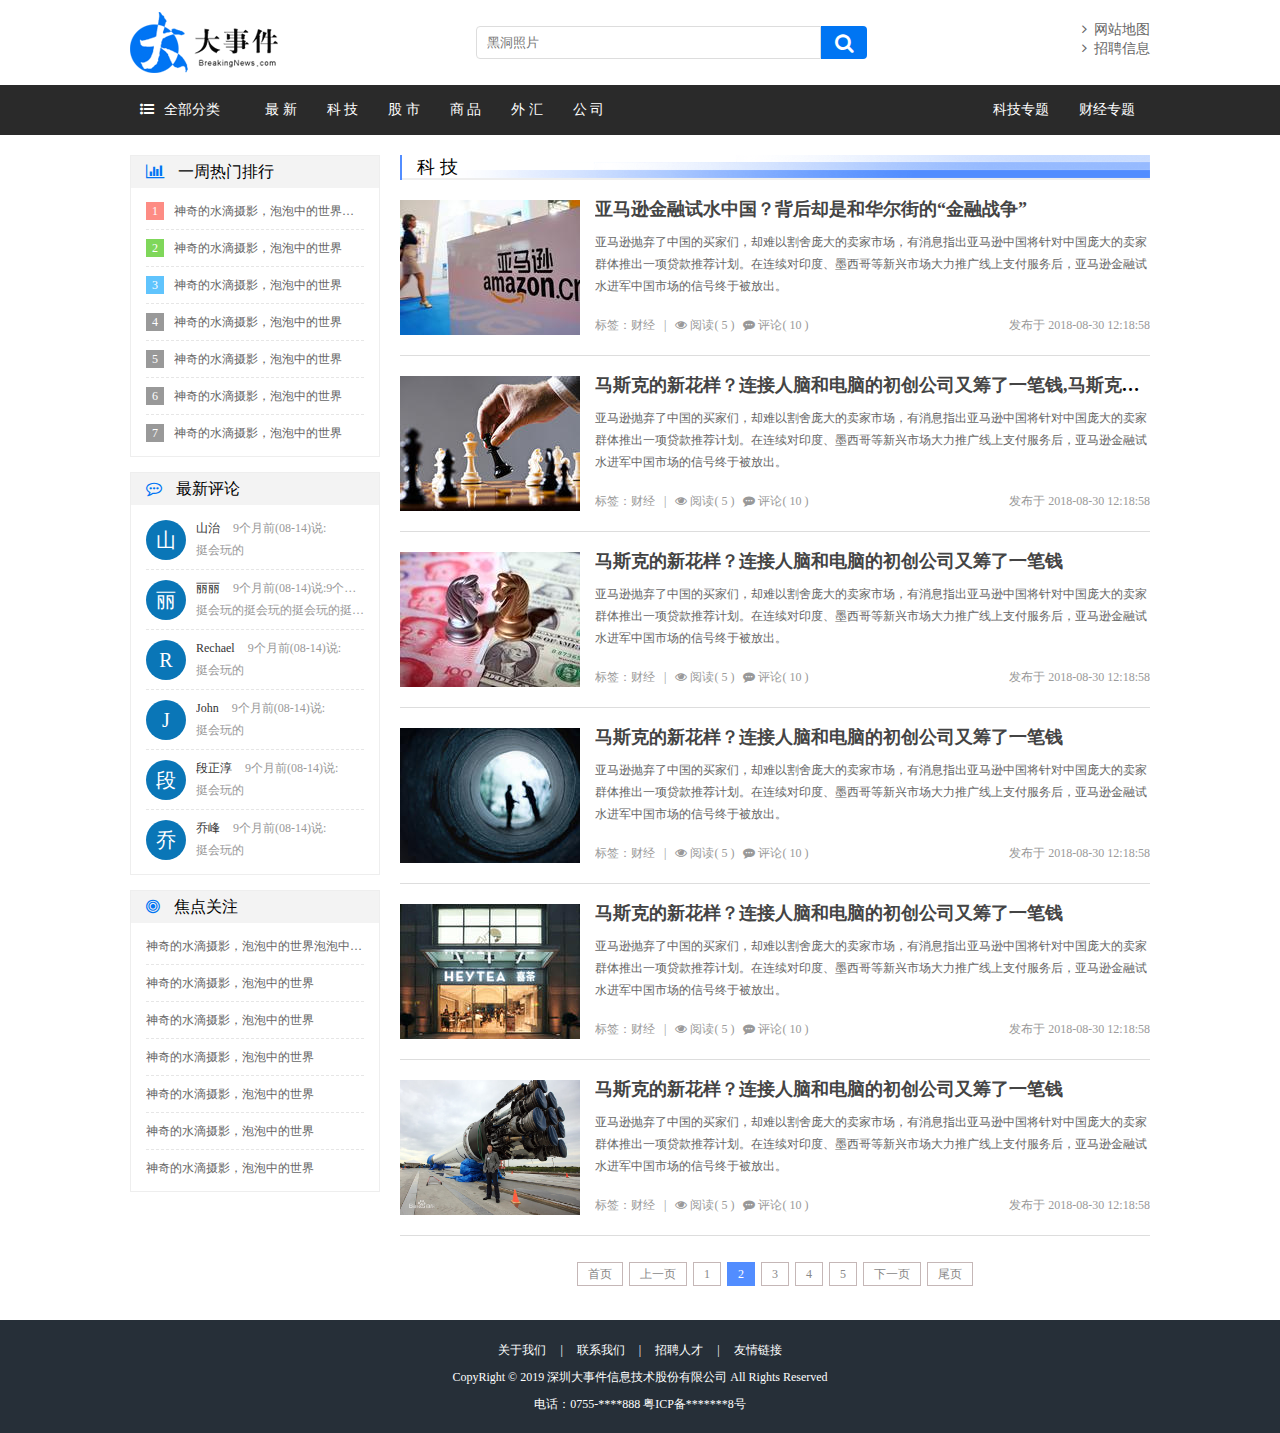
<file: web_front/list.html>
<!DOCTYPE html>
<html lang="en">

<head>
    <meta charset="UTF-8">
    <meta name="viewport" content="width=device-width, initial-scale=1.0">
    <meta http-equiv="X-UA-Compatible" content="ie=edge">
    <title>大事件-列表页</title>
    <link rel="stylesheet" type="text/css" href="css/reset.css">
    <link rel="stylesheet" href="css/font-awesome.min.css">
    <link rel="stylesheet" type="text/css" href="css/jquery.pagination.css">
    <link rel="stylesheet" type="text/css" href="css/main.css">
    <script type="text/javascript" src="js/jquery-1.12.4.min.js"></script>
	<script type="text/javascript" src="js/jquery.pagination.min.js"></script>
</head>

<body>
    <div class="header">
        <a href="#" class="logo fl"><img src="images/logo.png" alt="logo"></a>
        <div class="search_form fl">
            <input type="text" class="search_txt" placeholder="黑洞照片">
            <button class="search_btn"><i class="fa fa-search"></i></button>
        </div>
        <div class="link_info fr">
            <a href="#"><i class="fa fa-angle-right"></i>&nbsp;&nbsp;网站地图</a><br>
            <a href="#"><i class="fa fa-angle-right"></i>&nbsp;&nbsp;招聘信息</a>
        </div>
    </div>

    <div class="menu_con">
        <div class="menu">
            <div class="menu_collapse fl">
                <a href="javascript:;" class="level_one"><i class="fa fa-list-ul"></i>全部分类</a>
                <ul class="level_two">
                    <li class="up"></li>
                    <li><a href="#">最 新</a></li>
                    <li><a href="#">科 技</a></li>
                    <li><a href="#">股 市</a></li>
                    <li><a href="#">商 品</a></li>
                    <li><a href="#">外 汇</a></li>
                    <li><a href="#">公 司</a></li>
                </ul>
            </div>
            <ul class="left_menu fl">
                <li><a href="#">最 新</a></li>
                <li><a href="#">科 技</a></li>
                <li><a href="#">股 市</a></li>
                <li><a href="#">商 品</a></li>
                <li><a href="#">外 汇</a></li>
                <li><a href="#">公 司</a></li>
            </ul>
            <ul class="right_menu fr">
                <li><a href="#">科技专题</a></li>
                <li><a href="#">财经专题</a></li>
            </ul>
        </div>
    </div>

    <div class="main_con clearfix">
        <div class="left_con setfr">

            <div class="list_title">
                <h3>科 技</h3>
            </div>

            <div class="common_news_list">
                <a href="#" class="list_pic"><img src="images/pic09.jpg" alt=""></a>
                <h4><a href="#">亚马逊金融试水中国？背后却是和华尔街的“金融战争” </a></h4>
                <p>亚马逊抛弃了中国的买家们，却难以割舍庞大的卖家市场，有消息指出亚马逊中国将针对中国庞大的卖家群体推出一项贷款推荐计划。在连续对印度、墨西哥等新兴市场大力推广线上支付服务后，亚马逊金融试水进军中国市场的信号终于被放出。
                </p>
                <div class="new_info">
                    <span>标签：财经&nbsp;&nbsp;&nbsp;|&nbsp;&nbsp;&nbsp;<i class="fa fa-eye"></i>&nbsp;阅读( 5
                        )&nbsp;&nbsp;&nbsp;<i class="fa fa-commenting"></i>&nbsp;评论( 10 )</span>
                    <b>发布于 2018-08-30 12:18:58</b>
                </div>
            </div>

            <div class="common_news_list">
                <a href="#" class="list_pic"><img src="images/pic03.jpg" alt=""></a>
                <h4><a href="#">马斯克的新花样？连接人脑和电脑的初创公司又筹了一笔钱,马斯克的新花样？连接人脑和电脑的初创公司又筹了一笔钱</a></h4>
                <p>亚马逊抛弃了中国的买家们，却难以割舍庞大的卖家市场，有消息指出亚马逊中国将针对中国庞大的卖家群体推出一项贷款推荐计划。在连续对印度、墨西哥等新兴市场大力推广线上支付服务后，亚马逊金融试水进军中国市场的信号终于被放出。
                </p>
                <div class="new_info">
                    <span>标签：财经&nbsp;&nbsp;&nbsp;|&nbsp;&nbsp;&nbsp;<i class="fa fa-eye"></i>&nbsp;阅读( 5
                        )&nbsp;&nbsp;&nbsp;<i class="fa fa-commenting"></i>&nbsp;评论( 10 )</span>
                    <b>发布于 2018-08-30 12:18:58</b>
                </div>
            </div>

            <div class="common_news_list">
                <a href="#" class="list_pic"><img src="images/pic05.jpg" alt=""></a>
                <h4><a href="#">马斯克的新花样？连接人脑和电脑的初创公司又筹了一笔钱</a></h4>
                <p>亚马逊抛弃了中国的买家们，却难以割舍庞大的卖家市场，有消息指出亚马逊中国将针对中国庞大的卖家群体推出一项贷款推荐计划。在连续对印度、墨西哥等新兴市场大力推广线上支付服务后，亚马逊金融试水进军中国市场的信号终于被放出。
                </p>
                <div class="new_info">
                    <span>标签：财经&nbsp;&nbsp;&nbsp;|&nbsp;&nbsp;&nbsp;<i class="fa fa-eye"></i>&nbsp;阅读( 5
                        )&nbsp;&nbsp;&nbsp;<i class="fa fa-commenting"></i>&nbsp;评论( 10 )</span>
                    <b>发布于 2018-08-30 12:18:58</b>
                </div>
            </div>

            <div class="common_news_list">
                <a href="#" class="list_pic"><img src="images/pic07.jpg" alt=""></a>
                <h4><a href="#">马斯克的新花样？连接人脑和电脑的初创公司又筹了一笔钱</a></h4>
                <p>亚马逊抛弃了中国的买家们，却难以割舍庞大的卖家市场，有消息指出亚马逊中国将针对中国庞大的卖家群体推出一项贷款推荐计划。在连续对印度、墨西哥等新兴市场大力推广线上支付服务后，亚马逊金融试水进军中国市场的信号终于被放出。
                </p>
                <div class="new_info">
                    <span>标签：财经&nbsp;&nbsp;&nbsp;|&nbsp;&nbsp;&nbsp;<i class="fa fa-eye"></i>&nbsp;阅读( 5
                        )&nbsp;&nbsp;&nbsp;<i class="fa fa-commenting"></i>&nbsp;评论( 10 )</span>
                    <b>发布于 2018-08-30 12:18:58</b>
                </div>
            </div>

            <div class="common_news_list">
                <a href="#" class="list_pic"><img src="images/pic10.jpg" alt=""></a>
                <h4><a href="#">马斯克的新花样？连接人脑和电脑的初创公司又筹了一笔钱</a></h4>
                <p>亚马逊抛弃了中国的买家们，却难以割舍庞大的卖家市场，有消息指出亚马逊中国将针对中国庞大的卖家群体推出一项贷款推荐计划。在连续对印度、墨西哥等新兴市场大力推广线上支付服务后，亚马逊金融试水进军中国市场的信号终于被放出。
                </p>
                <div class="new_info">
                    <span>标签：财经&nbsp;&nbsp;&nbsp;|&nbsp;&nbsp;&nbsp;<i class="fa fa-eye"></i>&nbsp;阅读( 5
                        )&nbsp;&nbsp;&nbsp;<i class="fa fa-commenting"></i>&nbsp;评论( 10 )</span>
                    <b>发布于 2018-08-30 12:18:58</b>
                </div>
            </div>

            <div class="common_news_list">
                <a href="#" class="list_pic"><img src="images/pic04.jpg" alt=""></a>
                <h4><a href="#">马斯克的新花样？连接人脑和电脑的初创公司又筹了一笔钱</a></h4>
                <p>亚马逊抛弃了中国的买家们，却难以割舍庞大的卖家市场，有消息指出亚马逊中国将针对中国庞大的卖家群体推出一项贷款推荐计划。在连续对印度、墨西哥等新兴市场大力推广线上支付服务后，亚马逊金融试水进军中国市场的信号终于被放出。
                </p>
                <div class="new_info">
                    <span>标签：财经&nbsp;&nbsp;&nbsp;|&nbsp;&nbsp;&nbsp;<i class="fa fa-eye"></i>&nbsp;阅读( 5
                        )&nbsp;&nbsp;&nbsp;<i class="fa fa-commenting"></i>&nbsp;评论( 10 )</span>
                    <b>发布于 2018-08-30 12:18:58</b>
                </div>
            </div>

            <div id="pagination" class="page"></div>
            <script>
                $(function() {
                    $("#pagination").pagination({
                        currentPage: 2,
                        totalPage:8,
                        callback: function(current) {
                            alert('ok!');
                        }
                    });
                });
            </script>

        </div>
        <div class="right_con setfl">
            <div class="common_wrap">
                <h3><i class="fa fa-bar-chart"></i> 一周热门排行</h3>
                <ul class="content_list">
                    <li><span class="first">1</span><a href="#">神奇的水滴摄影，泡泡中的世界泡泡中的世界</a></li>
                    <li><span class="second">2</span><a href="#">神奇的水滴摄影，泡泡中的世界</a></li>
                    <li><span class="third">3</span><a href="#">神奇的水滴摄影，泡泡中的世界</a></li>
                    <li><span>4</span><a href="#">神奇的水滴摄影，泡泡中的世界</a></li>
                    <li><span>5</span><a href="#">神奇的水滴摄影，泡泡中的世界</a></li>
                    <li><span>6</span><a href="#">神奇的水滴摄影，泡泡中的世界</a></li>
                    <li><span>7</span><a href="#">神奇的水滴摄影，泡泡中的世界</a></li>
                </ul>
            </div>
            <div class="common_wrap">
                <h3><i class="fa fa-commenting-o"></i> 最新评论</h3>
                <ul class="content_list comment_list">
                    <li>
                        <span>山</span>
                        <b><em>山治</em> 9个月前(08-14)说:</b>
                        <strong>挺会玩的</strong>
                    </li>
                    <li>
                        <span>丽</span>
                        <b><em>丽丽</em> 9个月前(08-14)说:9个月前(08-14)说:9个月前(08-14)说:</b>
                        <strong>挺会玩的挺会玩的挺会玩的挺会玩的</strong>
                    </li>
                    <li>
                        <span>R</span>
                        <b><em>Rechael</em> 9个月前(08-14)说:</b>
                        <strong>挺会玩的</strong>
                    </li>
                    <li>
                        <span>J</span>
                        <b><em>John</em> 9个月前(08-14)说:</b>
                        <strong>挺会玩的</strong>
                    </li>
                    <li>
                        <span>段</span>
                        <b><em>段正淳</em> 9个月前(08-14)说:</b>
                        <strong>挺会玩的</strong>
                    </li>
                    <li>
                        <span>乔</span>
                        <b><em>乔峰</em> 9个月前(08-14)说:</b>
                        <strong>挺会玩的</strong>
                    </li>
                </ul>
            </div>
            <div class="common_wrap">
                <h3><i class="fa fa-bullseye"></i> 焦点关注</h3>
                <ul class="content_list guanzhu_list">
                    <li><a href="#">神奇的水滴摄影，泡泡中的世界泡泡中的世界</a></li>
                    <li><a href="#">神奇的水滴摄影，泡泡中的世界</a></li>
                    <li><a href="#">神奇的水滴摄影，泡泡中的世界</a></li>
                    <li><a href="#">神奇的水滴摄影，泡泡中的世界</a></li>
                    <li><a href="#">神奇的水滴摄影，泡泡中的世界</a></li>
                    <li><a href="#">神奇的水滴摄影，泡泡中的世界</a></li>
                    <li><a href="#">神奇的水滴摄影，泡泡中的世界</a></li>
                </ul>
            </div>
        </div>
    </div>

    <div class="footer clearfix">
        <div class="foot_link">
            <a href="#">关于我们</a>
            <span>|</span>
            <a href="#">联系我们</a>
            <span>|</span>
            <a href="#">招聘人才</a>
            <span>|</span>
            <a href="#">友情链接</a>		
        </div>
        <p>CopyRight © 2019 深圳大事件信息技术股份有限公司   All Rights Reserved</p>
        <p>电话：0755-****888    粤ICP备*******8号</p>
    </div>

</body>

</html>
</file>
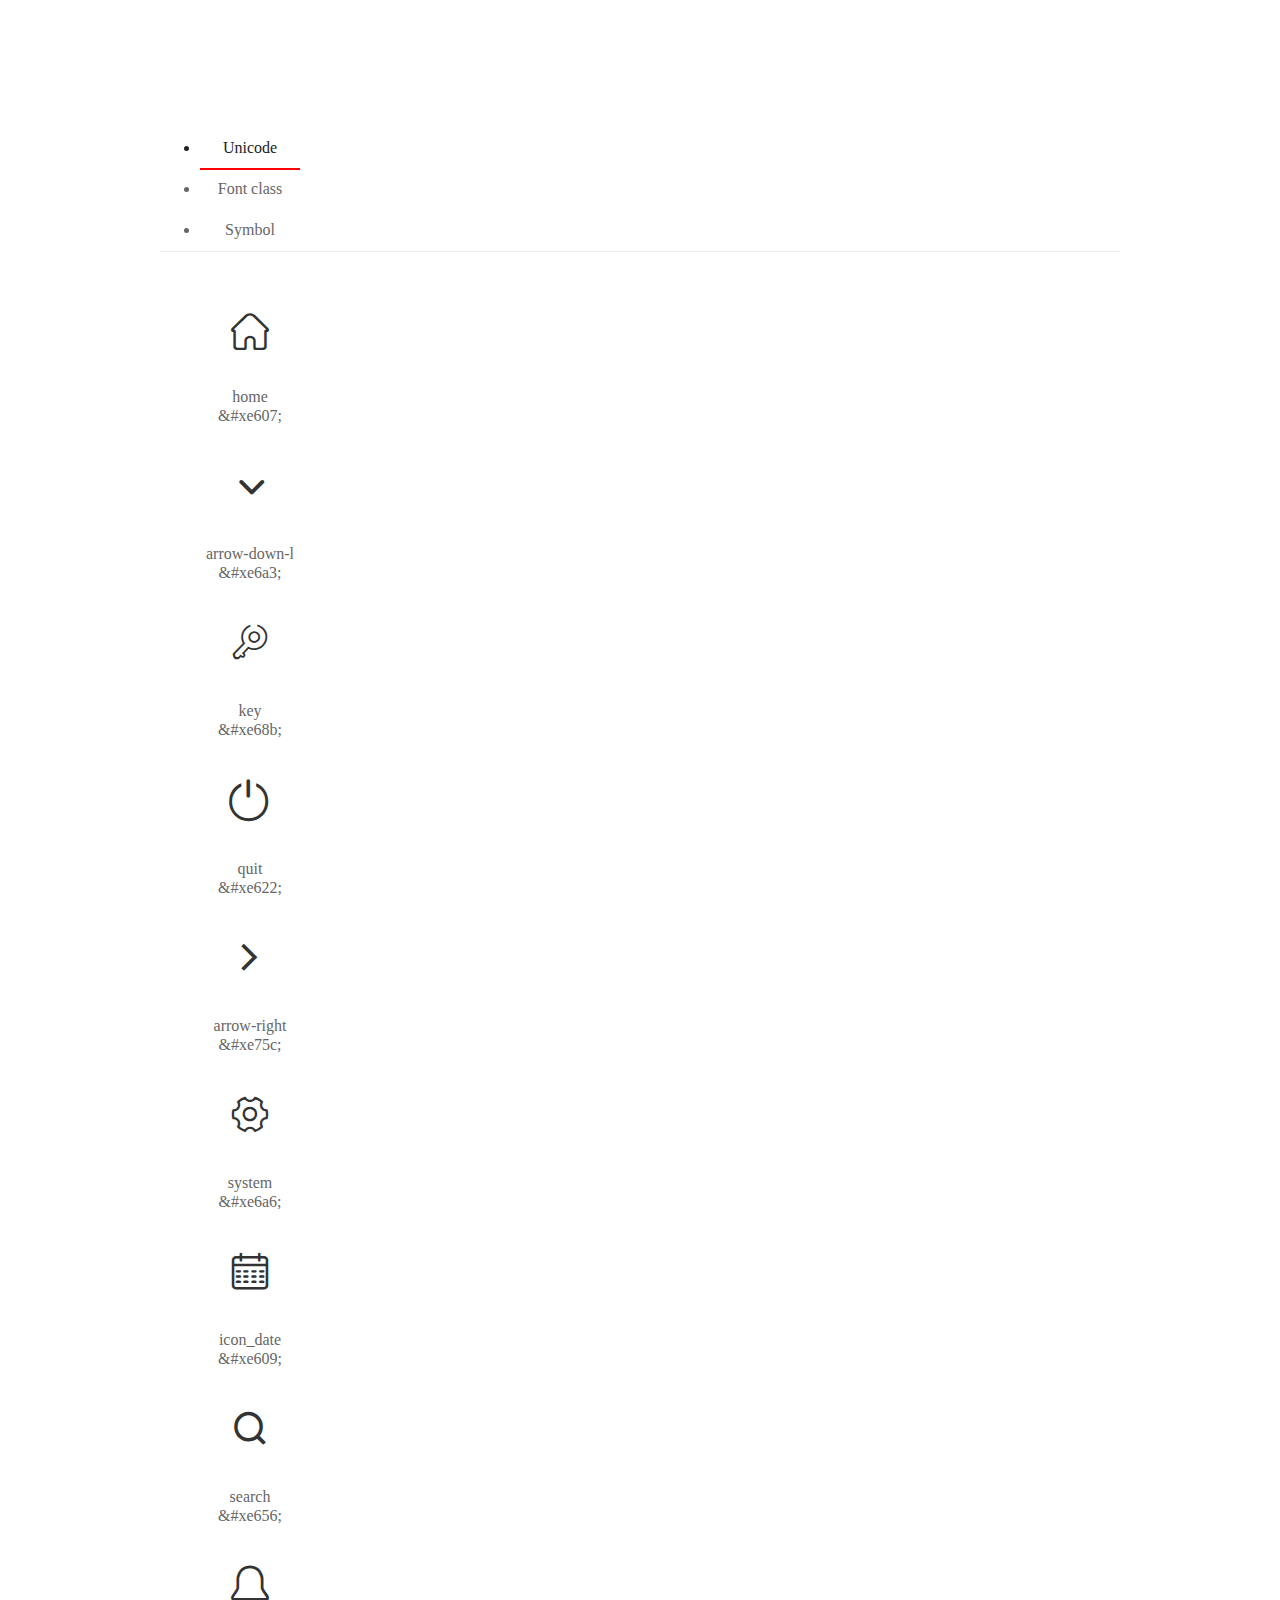
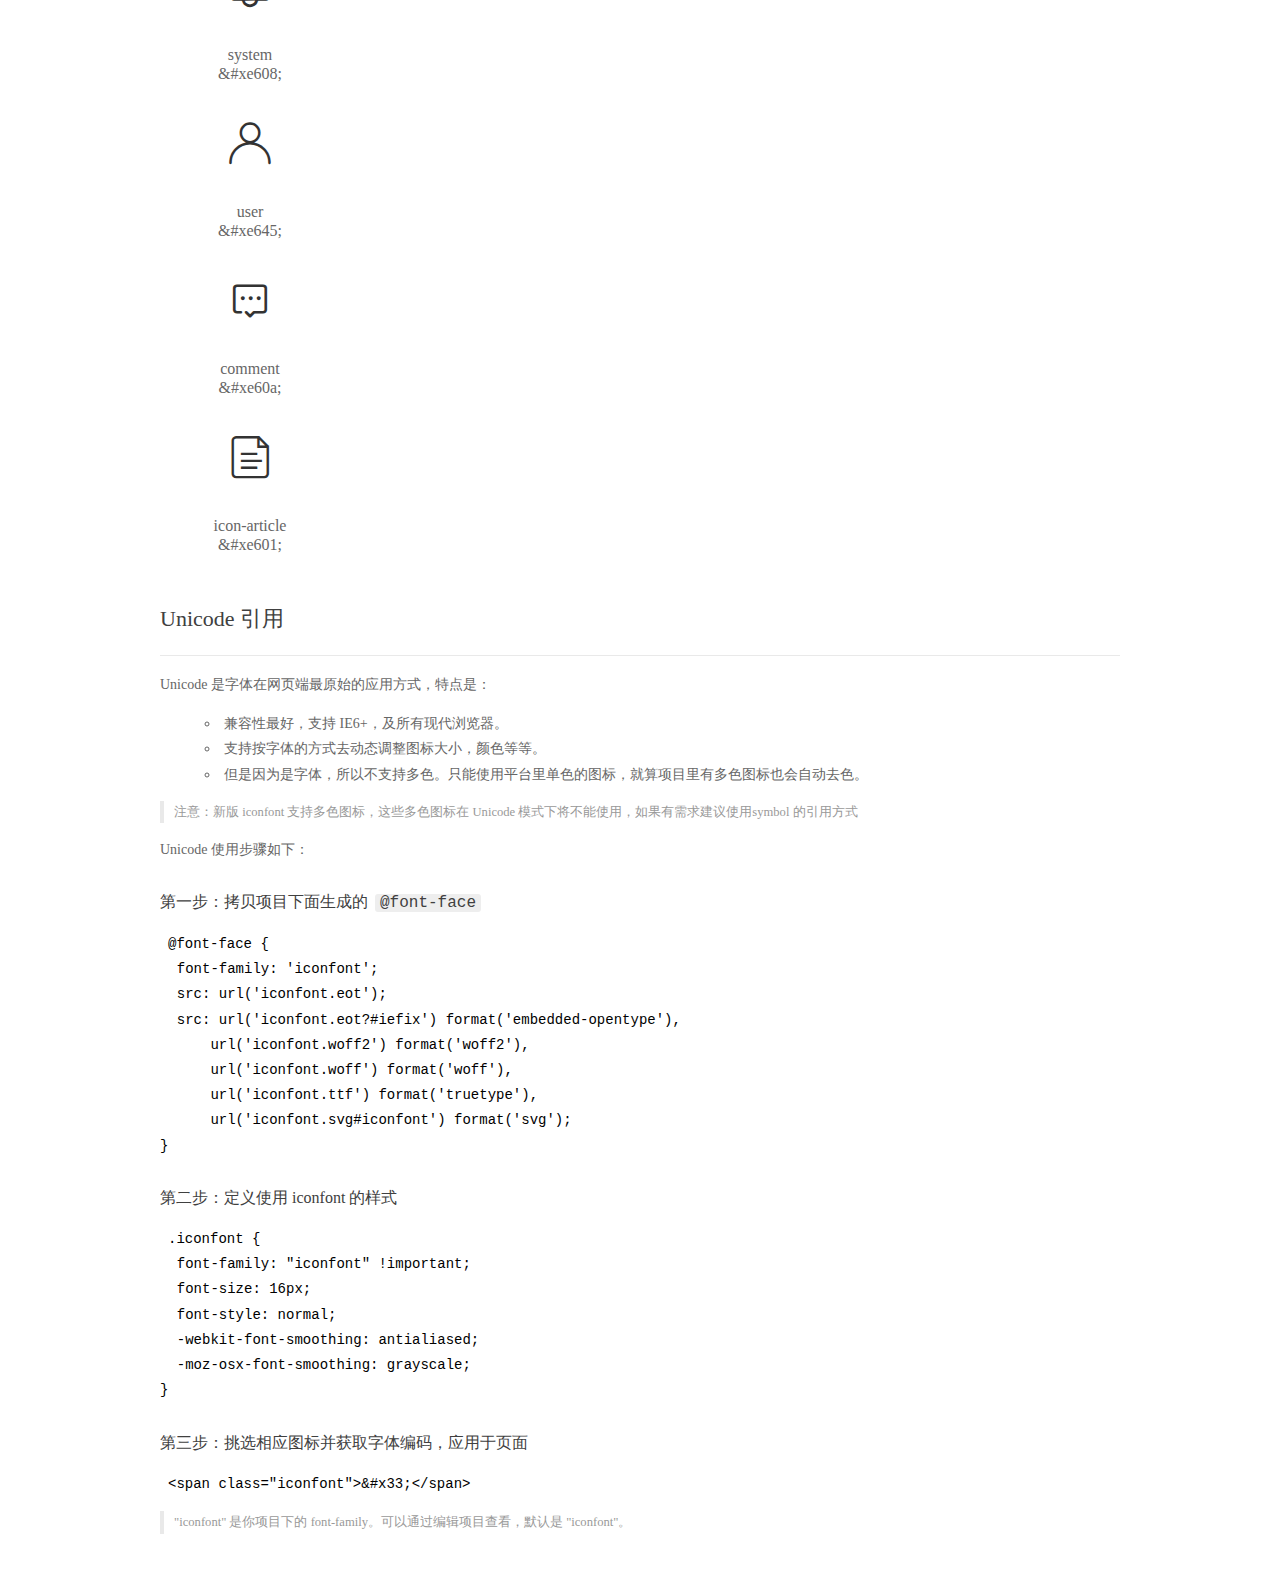
<file: web_back/fonts/demo_index.html>
<!DOCTYPE html>
<html>
<head>
  <meta charset="utf-8"/>
  <title>IconFont Demo</title>
  <link rel="shortcut icon" href="https://gtms04.alicdn.com/tps/i4/TB1_oz6GVXXXXaFXpXXJDFnIXXX-64-64.ico" type="image/x-icon"/>
  <link rel="stylesheet" href="https://g.alicdn.com/thx/cube/1.3.2/cube.min.css">
  <link rel="stylesheet" href="demo.css">
  <link rel="stylesheet" href="iconfont.css">
  <script src="iconfont.js"></script>
  <!-- jQuery -->
  <script src="https://a1.alicdn.com/oss/uploads/2018/12/26/7bfddb60-08e8-11e9-9b04-53e73bb6408b.js"></script>
  <!-- 代码高亮 -->
  <script src="https://a1.alicdn.com/oss/uploads/2018/12/26/a3f714d0-08e6-11e9-8a15-ebf944d7534c.js"></script>
</head>
<body>
  <div class="main">
    <h1 class="logo"><a href="https://www.iconfont.cn/" title="iconfont 首页" target="_blank">&#xe86b;</a></h1>
    <div class="nav-tabs">
      <ul id="tabs" class="dib-box">
        <li class="dib active"><span>Unicode</span></li>
        <li class="dib"><span>Font class</span></li>
        <li class="dib"><span>Symbol</span></li>
      </ul>
      
    </div>
    <div class="tab-container">
      <div class="content unicode" style="display: block;">
          <ul class="icon_lists dib-box">
          
            <li class="dib">
              <span class="icon iconfont">&#xe607;</span>
                <div class="name">home</div>
                <div class="code-name">&amp;#xe607;</div>
              </li>
          
            <li class="dib">
              <span class="icon iconfont">&#xe6a3;</span>
                <div class="name">arrow-down-l</div>
                <div class="code-name">&amp;#xe6a3;</div>
              </li>
          
            <li class="dib">
              <span class="icon iconfont">&#xe68b;</span>
                <div class="name">key</div>
                <div class="code-name">&amp;#xe68b;</div>
              </li>
          
            <li class="dib">
              <span class="icon iconfont">&#xe622;</span>
                <div class="name">quit</div>
                <div class="code-name">&amp;#xe622;</div>
              </li>
          
            <li class="dib">
              <span class="icon iconfont">&#xe75c;</span>
                <div class="name">arrow-right</div>
                <div class="code-name">&amp;#xe75c;</div>
              </li>
          
            <li class="dib">
              <span class="icon iconfont">&#xe6a6;</span>
                <div class="name">system</div>
                <div class="code-name">&amp;#xe6a6;</div>
              </li>
          
            <li class="dib">
              <span class="icon iconfont">&#xe609;</span>
                <div class="name">icon_date</div>
                <div class="code-name">&amp;#xe609;</div>
              </li>
          
            <li class="dib">
              <span class="icon iconfont">&#xe656;</span>
                <div class="name">search</div>
                <div class="code-name">&amp;#xe656;</div>
              </li>
          
            <li class="dib">
              <span class="icon iconfont">&#xe608;</span>
                <div class="name">system</div>
                <div class="code-name">&amp;#xe608;</div>
              </li>
          
            <li class="dib">
              <span class="icon iconfont">&#xe645;</span>
                <div class="name">user</div>
                <div class="code-name">&amp;#xe645;</div>
              </li>
          
            <li class="dib">
              <span class="icon iconfont">&#xe60a;</span>
                <div class="name">comment</div>
                <div class="code-name">&amp;#xe60a;</div>
              </li>
          
            <li class="dib">
              <span class="icon iconfont">&#xe601;</span>
                <div class="name">icon-article</div>
                <div class="code-name">&amp;#xe601;</div>
              </li>
          
          </ul>
          <div class="article markdown">
          <h2 id="unicode-">Unicode 引用</h2>
          <hr>

          <p>Unicode 是字体在网页端最原始的应用方式，特点是：</p>
          <ul>
            <li>兼容性最好，支持 IE6+，及所有现代浏览器。</li>
            <li>支持按字体的方式去动态调整图标大小，颜色等等。</li>
            <li>但是因为是字体，所以不支持多色。只能使用平台里单色的图标，就算项目里有多色图标也会自动去色。</li>
          </ul>
          <blockquote>
            <p>注意：新版 iconfont 支持多色图标，这些多色图标在 Unicode 模式下将不能使用，如果有需求建议使用symbol 的引用方式</p>
          </blockquote>
          <p>Unicode 使用步骤如下：</p>
          <h3 id="-font-face">第一步：拷贝项目下面生成的 <code>@font-face</code></h3>
<pre><code class="language-css"
>@font-face {
  font-family: 'iconfont';
  src: url('iconfont.eot');
  src: url('iconfont.eot?#iefix') format('embedded-opentype'),
      url('iconfont.woff2') format('woff2'),
      url('iconfont.woff') format('woff'),
      url('iconfont.ttf') format('truetype'),
      url('iconfont.svg#iconfont') format('svg');
}
</code></pre>
          <h3 id="-iconfont-">第二步：定义使用 iconfont 的样式</h3>
<pre><code class="language-css"
>.iconfont {
  font-family: "iconfont" !important;
  font-size: 16px;
  font-style: normal;
  -webkit-font-smoothing: antialiased;
  -moz-osx-font-smoothing: grayscale;
}
</code></pre>
          <h3 id="-">第三步：挑选相应图标并获取字体编码，应用于页面</h3>
<pre>
<code class="language-html"
>&lt;span class="iconfont"&gt;&amp;#x33;&lt;/span&gt;
</code></pre>
          <blockquote>
            <p>"iconfont" 是你项目下的 font-family。可以通过编辑项目查看，默认是 "iconfont"。</p>
          </blockquote>
          </div>
      </div>
      <div class="content font-class">
        <ul class="icon_lists dib-box">
          
          <li class="dib">
            <span class="icon iconfont icon-yidiandiantubiao04"></span>
            <div class="name">
              home
            </div>
            <div class="code-name">.icon-yidiandiantubiao04
            </div>
          </li>
          
          <li class="dib">
            <span class="icon iconfont icon-arrowdownl"></span>
            <div class="name">
              arrow-down-l
            </div>
            <div class="code-name">.icon-arrowdownl
            </div>
          </li>
          
          <li class="dib">
            <span class="icon iconfont icon-key"></span>
            <div class="name">
              key
            </div>
            <div class="code-name">.icon-key
            </div>
          </li>
          
          <li class="dib">
            <span class="icon iconfont icon-tuichu"></span>
            <div class="name">
              quit
            </div>
            <div class="code-name">.icon-tuichu
            </div>
          </li>
          
          <li class="dib">
            <span class="icon iconfont icon-previewright"></span>
            <div class="name">
              arrow-right
            </div>
            <div class="code-name">.icon-previewright
            </div>
          </li>
          
          <li class="dib">
            <span class="icon iconfont icon-system"></span>
            <div class="name">
              system
            </div>
            <div class="code-name">.icon-system
            </div>
          </li>
          
          <li class="dib">
            <span class="icon iconfont icon-icondate"></span>
            <div class="name">
              icon_date
            </div>
            <div class="code-name">.icon-icondate
            </div>
          </li>
          
          <li class="dib">
            <span class="icon iconfont icon-search"></span>
            <div class="name">
              search
            </div>
            <div class="code-name">.icon-search
            </div>
          </li>
          
          <li class="dib">
            <span class="icon iconfont icon-system1"></span>
            <div class="name">
              system
            </div>
            <div class="code-name">.icon-system1
            </div>
          </li>
          
          <li class="dib">
            <span class="icon iconfont icon-user"></span>
            <div class="name">
              user
            </div>
            <div class="code-name">.icon-user
            </div>
          </li>
          
          <li class="dib">
            <span class="icon iconfont icon-comment"></span>
            <div class="name">
              comment
            </div>
            <div class="code-name">.icon-comment
            </div>
          </li>
          
          <li class="dib">
            <span class="icon iconfont icon-icon-article"></span>
            <div class="name">
              icon-article
            </div>
            <div class="code-name">.icon-icon-article
            </div>
          </li>
          
        </ul>
        <div class="article markdown">
        <h2 id="font-class-">font-class 引用</h2>
        <hr>

        <p>font-class 是 Unicode 使用方式的一种变种，主要是解决 Unicode 书写不直观，语意不明确的问题。</p>
        <p>与 Unicode 使用方式相比，具有如下特点：</p>
        <ul>
          <li>兼容性良好，支持 IE8+，及所有现代浏览器。</li>
          <li>相比于 Unicode 语意明确，书写更直观。可以很容易分辨这个 icon 是什么。</li>
          <li>因为使用 class 来定义图标，所以当要替换图标时，只需要修改 class 里面的 Unicode 引用。</li>
          <li>不过因为本质上还是使用的字体，所以多色图标还是不支持的。</li>
        </ul>
        <p>使用步骤如下：</p>
        <h3 id="-fontclass-">第一步：引入项目下面生成的 fontclass 代码：</h3>
<pre><code class="language-html">&lt;link rel="stylesheet" href="./iconfont.css"&gt;
</code></pre>
        <h3 id="-">第二步：挑选相应图标并获取类名，应用于页面：</h3>
<pre><code class="language-html">&lt;span class="iconfont icon-xxx"&gt;&lt;/span&gt;
</code></pre>
        <blockquote>
          <p>"
            iconfont" 是你项目下的 font-family。可以通过编辑项目查看，默认是 "iconfont"。</p>
        </blockquote>
      </div>
      </div>
      <div class="content symbol">
          <ul class="icon_lists dib-box">
          
            <li class="dib">
                <svg class="icon svg-icon" aria-hidden="true">
                  <use xlink:href="#icon-yidiandiantubiao04"></use>
                </svg>
                <div class="name">home</div>
                <div class="code-name">#icon-yidiandiantubiao04</div>
            </li>
          
            <li class="dib">
                <svg class="icon svg-icon" aria-hidden="true">
                  <use xlink:href="#icon-arrowdownl"></use>
                </svg>
                <div class="name">arrow-down-l</div>
                <div class="code-name">#icon-arrowdownl</div>
            </li>
          
            <li class="dib">
                <svg class="icon svg-icon" aria-hidden="true">
                  <use xlink:href="#icon-key"></use>
                </svg>
                <div class="name">key</div>
                <div class="code-name">#icon-key</div>
            </li>
          
            <li class="dib">
                <svg class="icon svg-icon" aria-hidden="true">
                  <use xlink:href="#icon-tuichu"></use>
                </svg>
                <div class="name">quit</div>
                <div class="code-name">#icon-tuichu</div>
            </li>
          
            <li class="dib">
                <svg class="icon svg-icon" aria-hidden="true">
                  <use xlink:href="#icon-previewright"></use>
                </svg>
                <div class="name">arrow-right</div>
                <div class="code-name">#icon-previewright</div>
            </li>
          
            <li class="dib">
                <svg class="icon svg-icon" aria-hidden="true">
                  <use xlink:href="#icon-system"></use>
                </svg>
                <div class="name">system</div>
                <div class="code-name">#icon-system</div>
            </li>
          
            <li class="dib">
                <svg class="icon svg-icon" aria-hidden="true">
                  <use xlink:href="#icon-icondate"></use>
                </svg>
                <div class="name">icon_date</div>
                <div class="code-name">#icon-icondate</div>
            </li>
          
            <li class="dib">
                <svg class="icon svg-icon" aria-hidden="true">
                  <use xlink:href="#icon-search"></use>
                </svg>
                <div class="name">search</div>
                <div class="code-name">#icon-search</div>
            </li>
          
            <li class="dib">
                <svg class="icon svg-icon" aria-hidden="true">
                  <use xlink:href="#icon-system1"></use>
                </svg>
                <div class="name">system</div>
                <div class="code-name">#icon-system1</div>
            </li>
          
            <li class="dib">
                <svg class="icon svg-icon" aria-hidden="true">
                  <use xlink:href="#icon-user"></use>
                </svg>
                <div class="name">user</div>
                <div class="code-name">#icon-user</div>
            </li>
          
            <li class="dib">
                <svg class="icon svg-icon" aria-hidden="true">
                  <use xlink:href="#icon-comment"></use>
                </svg>
                <div class="name">comment</div>
                <div class="code-name">#icon-comment</div>
            </li>
          
            <li class="dib">
                <svg class="icon svg-icon" aria-hidden="true">
                  <use xlink:href="#icon-icon-article"></use>
                </svg>
                <div class="name">icon-article</div>
                <div class="code-name">#icon-icon-article</div>
            </li>
          
          </ul>
          <div class="article markdown">
          <h2 id="symbol-">Symbol 引用</h2>
          <hr>

          <p>这是一种全新的使用方式，应该说这才是未来的主流，也是平台目前推荐的用法。相关介绍可以参考这篇<a href="">文章</a>
            这种用法其实是做了一个 SVG 的集合，与另外两种相比具有如下特点：</p>
          <ul>
            <li>支持多色图标了，不再受单色限制。</li>
            <li>通过一些技巧，支持像字体那样，通过 <code>font-size</code>, <code>color</code> 来调整样式。</li>
            <li>兼容性较差，支持 IE9+，及现代浏览器。</li>
            <li>浏览器渲染 SVG 的性能一般，还不如 png。</li>
          </ul>
          <p>使用步骤如下：</p>
          <h3 id="-symbol-">第一步：引入项目下面生成的 symbol 代码：</h3>
<pre><code class="language-html">&lt;script src="./iconfont.js"&gt;&lt;/script&gt;
</code></pre>
          <h3 id="-css-">第二步：加入通用 CSS 代码（引入一次就行）：</h3>
<pre><code class="language-html">&lt;style&gt;
.icon {
  width: 1em;
  height: 1em;
  vertical-align: -0.15em;
  fill: currentColor;
  overflow: hidden;
}
&lt;/style&gt;
</code></pre>
          <h3 id="-">第三步：挑选相应图标并获取类名，应用于页面：</h3>
<pre><code class="language-html">&lt;svg class="icon" aria-hidden="true"&gt;
  &lt;use xlink:href="#icon-xxx"&gt;&lt;/use&gt;
&lt;/svg&gt;
</code></pre>
          </div>
      </div>

    </div>
  </div>
  <script>
  $(document).ready(function () {
      $('.tab-container .content:first').show()

      $('#tabs li').click(function (e) {
        var tabContent = $('.tab-container .content')
        var index = $(this).index()

        if ($(this).hasClass('active')) {
          return
        } else {
          $('#tabs li').removeClass('active')
          $(this).addClass('active')

          tabContent.hide().eq(index).fadeIn()
        }
      })
    })
  </script>
</body>
</html>
</file>
<file: web_back/css/iconfont.css>
@font-face {font-family: "iconfont";
  src: url('../fonts/iconfont.eot?t=1558003957214'); /* IE9 */
  src: url('../fonts/iconfont.eot?t=1558003957214#iefix') format('embedded-opentype'), /* IE6-IE8 */
  url('[data-uri]') format('woff2'),
  url('../fonts/iconfont.woff?t=1558003957214') format('woff'),
  url('../fonts/iconfont.ttf?t=1558003957214') format('truetype'), /* chrome, firefox, opera, Safari, Android, iOS 4.2+ */
  url('../fonts/iconfont.svg?t=1558003957214#iconfont') format('svg'); /* iOS 4.1- */
}

.iconfont {
  font-family: "iconfont" !important;
  font-size: 16px;
  font-style: normal;
  -webkit-font-smoothing: antialiased;
  -moz-osx-font-smoothing: grayscale;
}

.icon-yidiandiantubiao04:before {
  content: "\e607";
}

.icon-arrowdownl:before {
  content: "\e6a3";
}

.icon-key:before {
  content: "\e68b";
}

.icon-tuichu:before {
  content: "\e622";
}

.icon-previewright:before {
  content: "\e75c";
}

.icon-system:before {
  content: "\e6a6";
}

.icon-icondate:before {
  content: "\e609";
}

.icon-search:before {
  content: "\e656";
}

.icon-system1:before {
  content: "\e608";
}

.icon-user:before {
  content: "\e645";
}

.icon-comment:before {
  content: "\e60a";
}

.icon-icon-article:before {
  content: "\e601";
}
</file>
<file: web_back/css/main.css>
body{
    font-family:'MicroSoft YaHei';
    background-color: #f2f3f5;
}
.main_wrap{
    position:fixed;
    width:100%;
    height:100%;
    left:0px;
    top:0px;
    background:url('../images/login_bg.jpg'); 
    background-size:100% 100%; 
  }
.header{
    width:1200px;
    overflow: hidden;
    margin:20px auto 0;
}
.heade .logo{
    float: left;
}
.header .copyright{
    float:right;
    font-size:12px;
    color:#fff;
    text-align:right;
    line-height:20px;
    margin-top:10px;
}
.login_form_con{
    position:absolute;
    left:50%;
    top:50%;
    margin-left:-200px;
    margin-top:-155px;
    width:400px;
    height:310px;
    background-color: #edeff0;
}

.login_form{
    position: relative;
}

.login_form .icon-user{
    position:absolute;
    font-size:16px;
    color:#999;
    left:46px;
    top:12px;
}
.login_form .icon-key{
    position:absolute;
    font-size:18px;
    color:#999;
    left:46px;
    top:78px;
}
.login_title{
    height:60px;
    background:url('../images/login_title.png') center center no-repeat #fff;
}
.input_txt,.input_pass,.input_sub{
    display:block;
    width:334px;
    height:37px;
    padding:0px;
    text-indent:40px;
    border:1px solid #ddd;
    margin:27px auto 0;
    outline:none;
}
.input_sub{
    margin-top:40px;
    height:42px;
    background-color: #19b9e7;
    text-indent:0px;
    font-size:18px;
    color:#fff;
    cursor: pointer;
}
.input_sub:hover{
    background-color: #08a0cc;
}

.sider{
    position:fixed;
    left:0;
    top:0;
    bottom:0;
    width:210px;
    background-color: #323745;
}
.sider .logo{
    display:block;
    height:56px;
    background-color: #242732;
    overflow: hidden;
}
.sider .logo img{
    display:block;
    margin:6px auto 0;
}
.user_info{
    height:79px;
    border-bottom:1px solid #5a5e6b;
}

.user_info img{
    float: left;
    width:40px;
    height:40px;
    border-radius:20px;
    margin:19px 0 0 30px;
}
.user_info span{
    float: left;
    width:120px;
    font-size:12px;
    color:#fff;
    margin:23px 0 0 20px;
}
.user_info b{
    float: left;
    width: 120px;
    font-weight:normal;
    font-size:12px;
    color:#adafb5;
    margin:2px 0 0 20px;
}

.menu .level01{
    height:50px;
    line-height:50px;
}
.menu .level01 a{
    display:block;
    height:50px;
    font-size:12px;
    color:#adafb5;
    overflow: hidden;
}
.menu .level01.active a{
    background-color: #1378f0;
    color:#fff;
}
.menu .level01.active i{
    color:#fff;
}

.menu .level01 a:hover{
    background-color: #1378f0;
    color:#fff;
}
.menu .level01 a:hover i{
    color:#fff;
}
.menu .level01 i{
    color:#61646f;
    font-size:22px;
    float: left;
    margin-left:26px;
}
.menu .level01 span{
    float: left;
    margin-left:10px;
}
.menu .level01 b{
    float: right;
    margin-right:20px;
    font-weight:normal;
    transform:rotate(90deg);
    transition:all 500ms ease;
}

.menu .level01 .rotate0{
    transform:rotate(0deg);
}

.menu .level02{
    background: #242732;
    display:none;
}


.menu .level02 li{
    height:40px;
    line-height:40px;
}
.menu .level02 li a{
    display:block;
    height:40px;
    font-size:12px;
    color:#adafb5;
    overflow: hidden;
}

.menu .level02 li a:hover{
    background-color: #1378f0;
    color:#fff;
}

.menu .level02 li i{
    font-size:12px;
    float: left;
    margin-left:60px;
}
.menu .level02 li span{
    font-size:12px;
    float: left;
    margin-left:5px;
}

.menu .level02 .active a{
    color:#ffae00;
}

.header_bar{
    position:fixed;
    left:210px;
    right:0;
    top:0;
    height:56px;
    background-color: #fff;
}

.main{
    position:fixed;
    left:210px;
    top:56px;
    right:0;
    bottom:0;
    background-color: #f2f3f5;
}

.search_form{
    width:218px;
    height:33px;
    border:1px solid #ddd;
    background-color: #f2f3f5;
    border-radius:16px;
    float: left;
    margin:12px 0 0 27px;
}

.search_form input{
    padding:0px;
    margin:0px;
    border:0px;
    float: left;
    background-color: #f2f3f5;
    font-size:12px;
    width:175px;
    height:31px;
    margin-left:12px;
    outline:none;
   
}

.search_form .icon-search{
    line-height:33px;
    cursor: pointer;
    font-size:18px;
    color:#abaebb;
}
.user_center_link{
    float:right;

}
.user_center_link a{
    line-height:56px;
    font-size:12px;
    color:#999;
    margin-right:15px;
}
.user_center_link a:hover{
    color:#ffae00
}

.user_center_link img{
    width:42px;
    height:42px;
    border-radius:32px;
    margin-right:10px;
}

.spannel_list{
    margin-top:20px;
}

.spannel{
	height:100px;
	overflow:hidden;
	text-align:center;
    position:relative;
    background-color: #fff;
    border:1px solid #e7e7e9;
    margin-bottom:20px;
}

.spannel em{
    font-style:normal;
	font-size:50px;
	line-height:50px;
	display:inline-block;
	margin:10px 0 0 20px;
	font-family:'Arial';
	color:#83a2ed;
}

.spannel span{
	font-size:14px;
	display:inline-block;
	color:#83a2ed;
	margin-left:10px;
}

.spannel b{
	position:absolute;
	left:0;
	bottom:0;
	width:100%;
	line-height:24px;
	background:#e5e5e5;
	color:#333;
	font-size:14px;
	font-weight:normal;
}

.scolor01 em,.scolor01 span{
	color:#6ac6e2;
}

.scolor02 em,.scolor02 span{
	color:#5fd9de;
}

.scolor03 em,.scolor03 span{
	color:#58d88e;
}


.gragh_pannel{
    height:350px;
    border:1px solid #e7e7e9;
    background-color: #fff!important; 
    margin-bottom:20px;  
}

.column_pannel{
    margin-bottom:20px;
    height:400px;
    border:1px solid #e7e7e9;
    background-color: #fff!important;   
}

.common_title{
    line-height:42px;
    background-color: #fbfbfb;
    border:1px solid #e7e7e9;
    margin-top:20px;
    text-indent: 15px;
    font-size:14px;
    color:#333;
}

.common_con{
    border:1px solid #e7e7e9;
    border-top:0px;
    background-color: #fff;
    padding-bottom:20px;
    margin-bottom:20px;
}
.opt_btns{
    margin-top:20px;
}

.mp20{
    margin-top:20px;
}

.pagination{   
   margin:0;
}

.article_form{
    margin-top:20px;
}

.form-group{
    margin-bottom:25px;
}

.form-group label{
    font-weight:normal;
    color:#666;
}

.icon-icondate{
    line-height:16px;
}

.user_pic{
    width:100px;
    height:100px;
    margin-bottom:10px;
}

.article_cover{
    width:200px;
    height:200px;
    margin-bottom:10px;
}
.dateinput {width: 240px;line-height: 20px;border: 1px #ddd solid;border-radius:4px;padding: 5px;background-color: #fff;float: left; font-size: 14px;}
.dateicon {background-image: url("[data-uri]"); background-repeat:no-repeat;background-position: right center;}
</file>
<file: web_front/css/main.css>
body{
    font-family:'MicroSoft YaHei';
}
.header{
    width:1020px;
    height:85px;
    margin:0 auto;
}
.logo{
    width:148px;
    height:61px;
    margin-top:12px;
}
.search_form{
    width:391px;
    height:33px;
    margin:26px 0 0 198px;
}
.search_txt{
    width: 343px;
    height: 31px;
    border:1px solid #dddddd;
    float: left;
    padding:0px;
    border-top-left-radius:4px;
    border-bottom-left-radius:4px;
    outline:none;
    text-indent:10px;   
}
.search_btn{
    width:46px;
    height:33px;
    background-color: #0075f3;
    float:left;
    border:0px;
    border-top-right-radius:4px;
    border-bottom-right-radius:4px;
    cursor: pointer;
    outline:none;
}
.fa-search{
    color:#fff;
    font-size: 20px;
}
.link_info{
    height:33px;
    margin-top:20px;
}
.link_info a{
    font-size:14px;
    color:#666;
}
.link_info a:hover{
    color:#0075f3;
}
.fa-user-circle{
    font-size:24px;
    color:#666;
    line-height:33px;
    position: relative;
}

.fa-user-circle{
    margin-left:22px;
}
.fa-user-circle span{
    font-size:14px;
    padding-left:10px;
    vertical-align:middle;
}
.menu_con{
    height:50px;
    background-color: #2a2a2a;
}
.menu{
    width:1020px;
    height:50px;
    margin:0 auto;
}
.menu_collapse{
    width:120px;
    height:50px;
    position:relative;    
}
.menu_collapse i{
    text-indent:10px;
    padding-right:10px;
}
.menu_collapse:hover{
    background-color: #0074f3;
}
.level_one{
    line-height:50px;
    color:#fff;
    font-size:14px;
}

.menu_collapse:hover .level_two{
    display:block;
}
.level_two .up{
   height:6px;
   background:url('../images/up.png') center center no-repeat;
   border-bottom:0px;
}
.level_two{
    position:absolute;
    width:120px;
    left:0;
    top:50px;
    overflow: hidden;
    display:none;
    z-index:999;
}

.level_two li{
    background-color: #2a2a2a;
    border-bottom:1px solid #505050;   
    font-size:14px;
    overflow: hidden;
}
.level_two li:nth-child(2){
    border-top-left-radius:6px;
    border-top-right-radius:6px;
}
.level_two li:last-child{
    border-bottom-left-radius:6px;
    border-bottom-right-radius:6px;
}
.level_two a{
    display:block;
    color:#fff;
    line-height:40px;
    text-indent:10px;
}
.level_two a:hover{
    background-color:#0074f3;
}

.left_menu,.right_menu{
    height:50px;
}
.left_menu li,.right_menu li{
    height:50px;
    float: left;
}
.left_menu li a,.right_menu li a{
    display:block;
    line-height:50px;
    padding:0 15px;
    text-align:center;
    color:#fff;
    font-size:14px;
}
.left_menu li a:hover,.right_menu li a:hover{
    background-color:#0074f3; 
}
.main_con{
    width:1020px;
    margin:20px auto 0;
}
.left_con{
    width:750px;
    float: left;
}
.right_con{
    width:250px;
    float:right;
}

.focus_list{
    width:750px;
    height:278px;
}
.focus_list li{
    width:165px;
    height:134px;
    float: left;
    margin:0 0 10px 10px;
    position: relative;
}
.focus_list li img{
    width:165px;
    height:134px;
}

.focus_list li p{
    position: absolute;
    width:100%;
    height:24px;
    left:0;
    bottom:0;
    background-color:rgba(0,0,0,0.6);
    text-align:center;
    line-height:24px;
    color:#fff;
    font-size:14px;
    overflow:hidden;
    text-overflow:ellipsis;
    white-space:nowrap
}

.focus_list .first{
    width:400px;
    height:278px;
    margin:0 0 10px 0;
}

.focus_list .first img{
    width:400px;
    height:278px;
}

.common_title{
    height:36px;
    margin-top:15px;
    border-bottom:2px solid #eee;
}

.common_title h3{
    float:left;
    line-height:36px;
    border-bottom:2px solid #0074f3;
    padding-right:10px;
    font-size:18px;
    color:#000;
}
.common_title .fa-edit{
    color:#0074f3;
}
.common_title .more{
    float:right;
    line-height:36px;
    color:#bbb;
}
.common_title .more:hover{
    color:#0074f3;
}

.common_news_list{
    height:135px;
    padding-left:195px;
    position: relative;
    margin-top:20px;
    padding-bottom:20px;
    border-bottom:1px solid #ddd;
    overflow: hidden;
}
.common_news_list .list_pic{
    position:absolute;
    width:180px;
    height:135px;
    left:0;
    top:0;
}
.common_news_list .list_pic img{
    width:180px;
    height:135px;
}
.common_news_list h4{
    font-size:18px;
    line-height:20px;
    font-weight:bold;
    width:100%;
    overflow:hidden;
    text-overflow:ellipsis;
    white-space:nowrap;
    margin-top:-1px;
}

.common_news_list h4 a{
    color:#444;
}
.common_news_list h4 a:hover{
    color:#1a4a7d;
}
.common_news_list p{
    font-size:12px;
    color:#666;
    line-height:22px;
    margin-top:12px;
}

.new_info{
    overflow: hidden;
    margin-top:20px;
}

.new_info span{
    font-size:12px;
    color:#999;
    float: left;
}
.new_info b{
    font-size:12px;
    color:#999;
    float: right;
    font-weight:normal;
}

.common_wrap{
    border:1px solid #eeeeee;
    margin-bottom:15px;
}

.common_wrap h3{
    line-height:32px;
    background-color: #f3f3f3;
    padding-left:15px;
    color:#000;
    font-size:16px;
}

.common_wrap h3 i{
    color:#0075f4;
    padding-right:10px;
}

.content_list{
    margin:5px 15px;
}

.content_list li{
    height:36px;
    border-bottom:1px dashed #e6e6e6;
    overflow: hidden;
}
.content_list li:last-child{
    border-bottom:0px;
}

.content_list li span{
    float: left;
    width:18px;
    height:18px;
    background-color: #999999;
    text-align:center;
    line-height:18px;
    color:#fff;
    font-size:12px;
    margin-top:9px;
}
.content_list li .first{
    background-color: #fd8c84;
}
.content_list li .second{
    background-color: #7fd75a;
}
.content_list li .third{
    background-color: #60c4fd;
}

.content_list li a{
    float:left;
    font-size:12px;
    line-height:36px;
    margin-left:10px;
    color:#666;
    width:190px;
    overflow:hidden;
    text-overflow:ellipsis;
    white-space:nowrap;
}

.guanzhu_list li a{
    margin-left:0px;
    width:220px;
}

.comment_list li{
    height:59px;
}

.comment_list li span{
    width:40px;
    height:40px;
    line-height:40px;
    font-size:20px;
    background-color: #0a76b7;
    border-radius:50%;
    margin:10px 10px 0 0;
}

.comment_list li b,.comment_list li strong{
    font-size:12px;
    font-weight:normal;
    float: left;
    width:168px;
    color:#999;
    margin-top:10px;
    overflow:hidden;
    text-overflow:ellipsis;
    white-space:nowrap;
}
.comment_list li strong{
    margin-top:5px; 
}

.comment_list li em{
    font-style:normal;
    color:#333;
    padding-right:10px;
}

.content_list li a:hover{
    color:#1a4a7d;
}

.footer{
    margin-top:30px;
    background-color: #262f38;
    padding-bottom:20px;
}

.foot_link{text-align:center;margin-top:20px;}
.foot_link a,.foot_link span{color:#fff;font-size:12px;}
.foot_link a:hover{color:#0075f4}
.foot_link span{padding:0 10px}
.footer p{text-align:center; margin-top:10px;font-size:12px; color:#fff;}

.setfl{
    float: left;
}
.setfr{
    float: right;
}
.list_title{
    width:750px;
    height:25px;
    background:url('../images/list_title_bg.png') no-repeat;
}
.list_title h3{
    font-size:18px;
    color:#000;
    line-height:25px;
    border-left:2px solid #528dff;
    padding-left:15px;
}
.ui-pagination-container{
	text-align:center;
	margin-top:20px;
}
.ui-pagination-container .ui-pagination-page-item:hover{
	color:#528dff;
	border-color:#528dff;
}
.ui-pagination-container .ui-pagination-page-item{
	background:none;
	font-size:12px;
}
.ui-pagination-container .ui-pagination-page-item.active{
	background:#528dff;
	border-color:#528dff;
}
.ui-pagination-container .ui-pagination-page-item:hover{
	color:#333;
}
.breadcrumb{
    font-size:12px;
    color:#999;
}
.breadcrumb a{
    color:#333;
}
.article_title{
    text-align:center;
    font-size:24px;
    color:#666;
    margin-top:34px;
    line-height:30px;
}
.article_info{
    text-align:center;
    font-size:12px;
    color:#999;
    border-bottom:1px solid #ddd;
    padding:20px 0 15px 0;
}

.article_con p{
    margin:20px 0;
    font-size:14px;
    line-height:24px;
    color:#666;
    text-indent:28px;
}

.article_links{
    font-size:12px;
    color:#999;
    line-height:24px;
    margin-top:60px;
}

.article_links a{
    color:#999;
}

.article_links a:hover{
    color:#528dff;
}

.comment_form{
	margin-top:50px;
	overflow:hidden;
}

.form_group{
    overflow: hidden;
    margin-bottom:15px;
}

.form_group label{
    width:80px;
    float:left;
    font-size:12px;
    color:#333;
    text-align:right;
    line-height:24px;
}
.form_group .comment_input{
	float:left;
	width:648px;
	height:60px;
	border-radius:4px;
	padding:10px;
	outline:none;
    border:1px solid #ddd;
    font-family:'Microsoft YaHei';
}
.form_group .comment_name{
	float:left;
	width:300px;
	height:24px;
	border-radius:4px;
	outline:none;
    border:1px solid #ddd;
    text-indent:10px;
}

.form_group .comment_sub{
	float:right;
	width:58px;
	height:28px;
	border:1px solid #ddd;
	background:#fff;
	border-radius:4px;
	cursor:pointer;
}
.comment_form .comment_sub:hover{
	background:#2185ed;
	color:#fff;
}

.comment_count{
    font-size: 16px;
    color: #333;
    border-bottom: 1px solid #ebebeb;
    padding: 12px 0
}

.comment_detail_list{
	border-bottom:1px solid #ebebeb;
	overflow:hidden;
	margin-top:15px;
	padding-bottom:15px;
}


.comment_detail_list .person_pic{
	width:40px;
    height:40px;
    line-height:40px;
    font-size:20px;
    background-color: #0a76b7;
    border-radius:50%;
    color:#fff;
    text-align:center;
}

.comment_detail_list .person_pic img{
	width:40px;
	height:40px;
	border-radius:20px;
}

.name_time{
	width:680px;
	font-size: 14px;
    font-weight: 700;
    line-height:16px;
    color: #333;
    margin:0 0 5px 20px;
}
.name_time b{
    float: left;
}
.name_time span{
    float: right;
    font-size:12px;
    color:#999
}

.comment_text{
	width:680px;
	font-size: 14px;
    line-height: 20px;
    color: #333;
    margin:5px 0 0 20px;
    text-align:justify;
}
</file>
<file: web_back/js/jedate/css/jedate.css>
/**
 @Name : jeDate V6.5.0 日期控件
 @Author: chen guojun
 @QQ群：516754269
 @官网：http://www.jemui.com/ 或 https://github.com/singod/jeDate
 */
@font-face {font-family: "jedatefont";
    src: url('jedatefont.eot?t=1510763148800'); /* IE9*/
    src: url('jedatefont.eot?t=1510763148800#iefix') format('embedded-opentype'), /* IE6-IE8 */
    url('jedatefont.woff?t=1510763148800') format('woff'),
    url('jedatefont.ttf?t=1510763148800') format('truetype'), /* chrome, firefox, opera, Safari, Android, iOS 4.2+*/
    url('jedatefont.svg?t=1510763148800#jedatefont') format('svg'); /* iOS 4.1- */
}
  
.jedatefont {font-family:"jedatefont" !important;font-style:normal;-webkit-font-smoothing: antialiased;-moz-osx-font-smoothing: grayscale;}
.jedate{height:auto; font-family:'PingFangSC-Light','PingFang SC','Segoe UI','Lucida Grande','NotoSansHans-Light','Microsoft YaHei', '\5FAE\8F6F\96C5\9ED1', STHeiti, 'WenQuanYi Micro Hei', SimSun, sans-serif;font-size:12px; cursor:default;margin: 0;padding: 0;overflow: hidden;position: relative;border-radius:4px;display: inline-block;border: 1px solid #e2e2e2;box-shadow: 0 1px 6px rgba(0,0,0,.15);background-color:#fff;}
.jedate *{margin: 0;padding: 0;list-style-type:none;-webkit-box-sizing:border-box;-moz-box-sizing:border-box;box-sizing:border-box;font-style:normal;font-family:'PingFangSC-Light','PingFang SC','Segoe UI','Lucida Grande','NotoSansHans-Light','Microsoft YaHei', '\5FAE\8F6F\96C5\9ED1', STHeiti, 'WenQuanYi Micro Hei', SimSun, sans-serif;}

.jedate table thead,.jedate table td{border: 1px #fff solid;}
.jedate ul,.jedate ol,.jedate li,.jedate dl{list-style-type:none;font-style:normal;font-weight: 300;}

.jedate .yearprev{left:0;font-size: 14px;}
.jedate .monthprev{left:25px;font-size: 14px;}
.jedate .yearnext{right:0;font-size: 14px;}
.jedate .monthnext{right:25px;font-size: 14px;}
.jedate .jedate-tips{position: absolute; top: 40%; left: 50%;z-index: 800; width: 200px; margin-left: -100px; line-height: 20px; padding: 15px; text-align: center; font-size: 12px; color: #ff0000;background-color: #FFFEF4;border: 1px rgb(247, 206, 57) solid;display: none;}
.jedate .timecontent ul::-webkit-scrollbar,.jedate-menu::-webkit-scrollbar{height:6px;width:6px;margin-right:5px;background-color: #f5f5f5;transition:all 0.3s ease-in-out;border-radius:0px}
.jedate .timecontent ul::-webkit-scrollbar-track,.jedate-menu::-webkit-scrollbar-track { -webkit-border-radius: 0px;border-radius: 0px;}
.jedate .timecontent ul::-webkit-scrollbar-thumb,.jedate-menu::-webkit-scrollbar-thumb{-webkit-border-radius: 0px;border-radius: 0px;background: rgba(0,0,0,0.5); }
.jedate .timecontent ul::-webkit-scrollbar-thumb:hover,.jedate-menu::-webkit-scrollbar-thumb:hover{background:rgba(0,0,0,0.6)}
.jedate .timecontent ul::-webkit-scrollbar-thumb:active,.jedate-menu::-webkit-scrollbar-thumb:active{background:rgba(0,0,0,0.8)}
.jedate .timecontent ul::-webkit-scrollbar-thumb:window-inactive,.jedate-menu::-webkit-scrollbar-thumb:window-inactive {background: rgba(0,0,0,0.4);}
.jedate .jedate-hmsmask{width:100%;display: block;background-color: rgba(0,0,0,.7);background-color:#fff;position: absolute;top: 0;left:0;right:0;bottom: 36px;z-index: 100;}
.jedatetipscon{color:#333; float:left; overflow:hidden;background-color: #FFFEF4; line-height:22px;padding:6px;border: 1px rgb(247, 206, 57) solid;font-style:normal;font-family: Arial, "\5b8b\4f53", 'sans-serif';font-size:12px;font-weight: 300;}
.jedatetipscon p{padding: 0;margin: 0;font-size:12px;}
.jedatetipscon p.red{color: #ff0000;}

.jedate.leftmenu{padding-left: 90px;}
.jedate .jedate-menu{width:90px;position: absolute;top: 0;left:0;bottom: 0;z-index: 10;background: #f2f2f2;border-right: 1px solid #efefef;border-radius: 4px 0 0 4px;overflow:auto;display: block;padding:4px 0;}
.jedate .jedate-menu p{height: 30px;line-height: 30px;padding-left: 8px;overflow:hidden;font-size: 12px;cursor: pointer;}
.jedate .jedate-menu p:hover{background-color: #00A680;color:#FFFFFF;}
.jedate .jedate-wrap{min-width:230px;background: #fff;overflow: hidden;}
.jedate .jedate-pane{width: 230px;float: left;overflow: hidden;}
.jedate .jedate-header{width:100%;height:36px;line-height: 36px;float: left;background-color: #f2f2f2;text-align: center;font-size: 14px;padding: 0 50px;position: relative;}
.jedate .jedate-header em{width:25px;height:36px;line-height: 36px;position:absolute;color: #666;top:0;background-repeat: no-repeat;background-position: center center;cursor: pointer;}
.jedate .jedate-header .ymbtn{padding: 8px;border-radius: 4px;cursor:pointer;font-size: 14px;}
/* .jedate .jedate-header em:hover,.jedate .jedate-header .ymbtn:hover{color: #00A680;} */
.jedate .jedate-content{width:100%;height: 220px;float: left;padding: 5px;overflow: hidden;}
.jedate .jedate-content.bordge{border-left: 1px #e9e9e9 solid;}
.jedate .jedate-content .yeartable,.jedate .jedate-content .monthtable{width: 100%;border-collapse: collapse;border-spacing: 0;border: 1px solid #fff;}
.jedate .jedate-content .yeartable td,.jedate .jedate-content .monthtable td{width:73px;height: 51px;line-height: 51px;text-align:center; position:relative; overflow:hidden;font-size: 14px;}
.jedate .jedate-content .yeartable td span,.jedate .jedate-content .monthtable td span{padding: 8px 10px;border: 1px solid #fff;}
.jedate .jedate-content .yeartable td.action span,.jedate .jedate-content .monthtable td.action span,
.jedate .jedate-content .yeartable td.action span:hover,.jedate .jedate-content .monthtable td.action span:hover{background-color:#00A680;border:1px #00A680 solid;color:#fff;}
.jedate .jedate-content .yeartable td span:hover,.jedate .jedate-content .monthtable td span:hover{background-color:#f2f2f2;border: 1px #f2f2f2 solid;}
.jedate .jedate-content .yeartable td.disabled span,.jedate .jedate-content .monthtable td.disabled span,
.jedate .jedate-content .yeartable td.disabled span:hover,.jedate .jedate-content .monthtable td.disabled span:hover{color:#bbb;background-color:#fff;border: 1px solid #fff;}
.jedate .jedate-content .yeartable td.contain span,.jedate .jedate-content .monthtable td.contain span,
.jedate .jedate-content .yeartable td.contain span:hover,.jedate .jedate-content .monthtable td.contain span:hover{background-color: #D0F0E3;border:1px #D0F0E3 solid;}

.jedate.grid .daystable thead,.jedate.grid .daystable td{border: 1px #f2f2f2 solid;}
.jedate .jedate-content .daystable{width: 100%;border-collapse: collapse;border-spacing: 0;border: 1px solid #fff;}
.jedate .jedate-content .daystable thead{background-color:#fff;}
.jedate .jedate-content .daystable th{width:31px;height:27px;  text-align:center; position:relative; overflow:hidden;font-size: 12px;font-weight: 400;}
.jedate .jedate-content .daystable td{width:31px;height:30px;  text-align:center; position:relative; overflow:hidden;font-size: 14px;font-family: Arial, "\5b8b\4f53", 'sans-serif';}
.jedate .jedate-content .daystable td .nolunar{line-height:29px;font-size: 14px;font-family: Arial, "\5b8b\4f53", 'sans-serif';}
.jedate .jedate-content .daystable td .solar{height:14px;line-height:14px;font-size: 14px;padding-top: 2px;display: block;font-family: Arial, "\5b8b\4f53", 'sans-serif';}
.jedate .jedate-content .daystable td .lunar{height:15px;line-height:15px;font-size: 12px;overflow:hidden;display: block;font-family: Arial, "\5b8b\4f53", 'sans-serif';color: #888;transform: scale(.95);}
.jedate .jedate-content .daystable td.action,.jedate .jedate-content .daystable td.action:hover,
.jedate .jedate-content .daystable td.action .lunar{background-color: #00A680;color:#fff;}
.jedate .jedate-content .daystable td.other,.jedate .jedate-content .daystable td.other .nolunar,.jedate .jedate-content .daystable td.other .lunar{color:#00DDAA;}
.jedate .jedate-content .daystable td.disabled,.jedate .jedate-content .daystable td.disabled .nolunar,.jedate .jedate-content .daystable td.disabled .lunar{ color:#bbb;}
.jedate .jedate-content .daystable td.contain,.jedate .jedate-content .daystable td.contain:hover{background-color: #00DDAA;color:#fff;}
.jedate .jedate-content .daystable td.disabled:hover{background-color:#fff;}
.jedate .jedate-content .daystable td:hover{background-color:#f2f2f2;}
.jedate .jedate-content .daystable td.red{ color:#ff0000;}
.jedate .jedate-content .daystable td .marks{ width:5px; height:5px; background-color:#ff0000; -webkit-border-radius:50%;border-radius:50%; position:absolute; right:2px; top:4px;}
.jedate .jedate-content .daystable td.action .marks{ width:5px; height:5px; background-color:#fff; -webkit-border-radius:50%;border-radius:50%; position:absolute; right:2px; top:4px;}

.jedate .jedate-time{overflow: hidden;padding-bottom: 4px; background-color:#fff;position: absolute;top:0;right: 0;z-index: 150;}
.jedate .jedate-time .timepane{width:230px;float:left;}
.jedate .jedate-time .timeheader{width: 100%;float:left;height: 36px;line-height: 36px;background-color: #f2f2f2;text-align: center;font-size: 14px;position: relative;}
.jedate .jedate-time .timecontent{width: 100%;float:left;}
.jedate .jedate-time .hmstitle{width: 211px;margin: 0 auto;overflow: hidden;padding-top: 4px;text-align: center;}
.jedate .jedate-time .hmstitle p{width: 33.33%;float:left;height: 30px;line-height: 30px;font-size: 13px;}
.jedate .jedate-time .hmslist{width: 211px;margin: 0 auto 6px auto;border: 1px solid #ddd;border-right: none;overflow: hidden;}
.jedate .jedate-time .hmslist .hmsauto{height: 100%;margin: 0;text-align: center;}
.jedate .jedate-time .hmslist ul {width: 70px;height: 174px;float: left;border-right: 1px solid #ddd;overflow: hidden;}
.jedate .jedate-time .hmslist .hmsauto:hover ul {overflow-y: auto}
.jedate .jedate-time .hmslist ul li {width: 130%;padding-left:26px;text-align: left;height: 25px;line-height: 25px;font-size: 14px;font-family: Arial, "\5b8b\4f53", 'sans-serif';}
.jedate .jedate-time .hmslist ul li:hover{background-color: #F2F2F2;}
.jedate .jedate-time .hmslist ul li.action,.jedate-time .hmslist ul li.action:hover{background-color: #00A680;color:#fff;}
.jedate .jedate-time .hmslist ul li.disabled{ background-color: #fbfbfb;color:#ccc;}
.jedate .jedate-time .hmslist ul li.disabled.action{ background-color: #00A680;color:#FFFFFF;filter:Alpha(opacity=30);opacity:.3; }

.jedate .jedate-footbtn{height: 36px;padding: 0 6px;border-top: 1px #e9e9e9 solid;overflow: hidden;}
.jedate .jedate-footbtn .timecon{line-height:28px;padding:0 5px;background-color:#00A680;color:#fff;display:block;float: left;font-size: 12px;margin-top:4px;border-radius:4px;overflow: hidden;}
.jedate .jedate-footbtn .btnscon{line-height:28px;margin-top:4px;display:block;float: right;font-size: 12px;border-radius:4px;overflow: hidden;}
.jedate .jedate-footbtn .btnscon span{float:left; padding:0 5px;border-right: 1px #fff solid;background-color:#00A680;color:#fff;display:block;height:28px;line-height:28px;text-align:center;overflow:hidden;}
.jedate .jedate-footbtn .btnscon span:last-child{border-right:none;}
</file>
<file: web_back/fonts/demo.css>
/* Logo 字体 */
@font-face {
  font-family: "iconfont logo";
  src: url('https://at.alicdn.com/t/font_985780_km7mi63cihi.eot?t=1545807318834');
  src: url('https://at.alicdn.com/t/font_985780_km7mi63cihi.eot?t=1545807318834#iefix') format('embedded-opentype'),
    url('https://at.alicdn.com/t/font_985780_km7mi63cihi.woff?t=1545807318834') format('woff'),
    url('https://at.alicdn.com/t/font_985780_km7mi63cihi.ttf?t=1545807318834') format('truetype'),
    url('https://at.alicdn.com/t/font_985780_km7mi63cihi.svg?t=1545807318834#iconfont') format('svg');
}

.logo {
  font-family: "iconfont logo";
  font-size: 160px;
  font-style: normal;
  -webkit-font-smoothing: antialiased;
  -moz-osx-font-smoothing: grayscale;
}

/* tabs */
.nav-tabs {
  position: relative;
}

.nav-tabs .nav-more {
  position: absolute;
  right: 0;
  bottom: 0;
  height: 42px;
  line-height: 42px;
  color: #666;
}

#tabs {
  border-bottom: 1px solid #eee;
}

#tabs li {
  cursor: pointer;
  width: 100px;
  height: 40px;
  line-height: 40px;
  text-align: center;
  font-size: 16px;
  border-bottom: 2px solid transparent;
  position: relative;
  z-index: 1;
  margin-bottom: -1px;
  color: #666;
}


#tabs .active {
  border-bottom-color: #f00;
  color: #222;
}

.tab-container .content {
  display: none;
}

/* 页面布局 */
.main {
  padding: 30px 100px;
  width: 960px;
  margin: 0 auto;
}

.main .logo {
  color: #333;
  text-align: left;
  margin-bottom: 30px;
  line-height: 1;
  height: 110px;
  margin-top: -50px;
  overflow: hidden;
  *zoom: 1;
}

.main .logo a {
  font-size: 160px;
  color: #333;
}

.helps {
  margin-top: 40px;
}

.helps pre {
  padding: 20px;
  margin: 10px 0;
  border: solid 1px #e7e1cd;
  background-color: #fffdef;
  overflow: auto;
}

.icon_lists {
  width: 100% !important;
  overflow: hidden;
  *zoom: 1;
}

.icon_lists li {
  width: 100px;
  margin-bottom: 10px;
  margin-right: 20px;
  text-align: center;
  list-style: none !important;
  cursor: default;
}

.icon_lists li .code-name {
  line-height: 1.2;
}

.icon_lists .icon {
  display: block;
  height: 100px;
  line-height: 100px;
  font-size: 42px;
  margin: 10px auto;
  color: #333;
  -webkit-transition: font-size 0.25s linear, width 0.25s linear;
  -moz-transition: font-size 0.25s linear, width 0.25s linear;
  transition: font-size 0.25s linear, width 0.25s linear;
}

.icon_lists .icon:hover {
  font-size: 100px;
}

.icon_lists .svg-icon {
  /* 通过设置 font-size 来改变图标大小 */
  width: 1em;
  /* 图标和文字相邻时，垂直对齐 */
  vertical-align: -0.15em;
  /* 通过设置 color 来改变 SVG 的颜色/fill */
  fill: currentColor;
  /* path 和 stroke 溢出 viewBox 部分在 IE 下会显示
      normalize.css 中也包含这行 */
  overflow: hidden;
}

.icon_lists li .name,
.icon_lists li .code-name {
  color: #666;
}

/* markdown 样式 */
.markdown {
  color: #666;
  font-size: 14px;
  line-height: 1.8;
}

.highlight {
  line-height: 1.5;
}

.markdown img {
  vertical-align: middle;
  max-width: 100%;
}

.markdown h1 {
  color: #404040;
  font-weight: 500;
  line-height: 40px;
  margin-bottom: 24px;
}

.markdown h2,
.markdown h3,
.markdown h4,
.markdown h5,
.markdown h6 {
  color: #404040;
  margin: 1.6em 0 0.6em 0;
  font-weight: 500;
  clear: both;
}

.markdown h1 {
  font-size: 28px;
}

.markdown h2 {
  font-size: 22px;
}

.markdown h3 {
  font-size: 16px;
}

.markdown h4 {
  font-size: 14px;
}

.markdown h5 {
  font-size: 12px;
}

.markdown h6 {
  font-size: 12px;
}

.markdown hr {
  height: 1px;
  border: 0;
  background: #e9e9e9;
  margin: 16px 0;
  clear: both;
}

.markdown p {
  margin: 1em 0;
}

.markdown>p,
.markdown>blockquote,
.markdown>.highlight,
.markdown>ol,
.markdown>ul {
  width: 80%;
}

.markdown ul>li {
  list-style: circle;
}

.markdown>ul li,
.markdown blockquote ul>li {
  margin-left: 20px;
  padding-left: 4px;
}

.markdown>ul li p,
.markdown>ol li p {
  margin: 0.6em 0;
}

.markdown ol>li {
  list-style: decimal;
}

.markdown>ol li,
.markdown blockquote ol>li {
  margin-left: 20px;
  padding-left: 4px;
}

.markdown code {
  margin: 0 3px;
  padding: 0 5px;
  background: #eee;
  border-radius: 3px;
}

.markdown strong,
.markdown b {
  font-weight: 600;
}

.markdown>table {
  border-collapse: collapse;
  border-spacing: 0px;
  empty-cells: show;
  border: 1px solid #e9e9e9;
  width: 95%;
  margin-bottom: 24px;
}

.markdown>table th {
  white-space: nowrap;
  color: #333;
  font-weight: 600;
}

.markdown>table th,
.markdown>table td {
  border: 1px solid #e9e9e9;
  padding: 8px 16px;
  text-align: left;
}

.markdown>table th {
  background: #F7F7F7;
}

.markdown blockquote {
  font-size: 90%;
  color: #999;
  border-left: 4px solid #e9e9e9;
  padding-left: 0.8em;
  margin: 1em 0;
}

.markdown blockquote p {
  margin: 0;
}

.markdown .anchor {
  opacity: 0;
  transition: opacity 0.3s ease;
  margin-left: 8px;
}

.markdown .waiting {
  color: #ccc;
}

.markdown h1:hover .anchor,
.markdown h2:hover .anchor,
.markdown h3:hover .anchor,
.markdown h4:hover .anchor,
.markdown h5:hover .anchor,
.markdown h6:hover .anchor {
  opacity: 1;
  display: inline-block;
}

.markdown>br,
.markdown>p>br {
  clear: both;
}


.hljs {
  display: block;
  background: white;
  padding: 0.5em;
  color: #333333;
  overflow-x: auto;
}

.hljs-comment,
.hljs-meta {
  color: #969896;
}

.hljs-string,
.hljs-variable,
.hljs-template-variable,
.hljs-strong,
.hljs-emphasis,
.hljs-quote {
  color: #df5000;
}

.hljs-keyword,
.hljs-selector-tag,
.hljs-type {
  color: #a71d5d;
}

.hljs-literal,
.hljs-symbol,
.hljs-bullet,
.hljs-attribute {
  color: #0086b3;
}

.hljs-section,
.hljs-name {
  color: #63a35c;
}

.hljs-tag {
  color: #333333;
}

.hljs-title,
.hljs-attr,
.hljs-selector-id,
.hljs-selector-class,
.hljs-selector-attr,
.hljs-selector-pseudo {
  color: #795da3;
}

.hljs-addition {
  color: #55a532;
  background-color: #eaffea;
}

.hljs-deletion {
  color: #bd2c00;
  background-color: #ffecec;
}

.hljs-link {
  text-decoration: underline;
}

/* 代码高亮 */
/* PrismJS 1.15.0
https://prismjs.com/download.html#themes=prism&languages=markup+css+clike+javascript */
/**
 * prism.js default theme for JavaScript, CSS and HTML
 * Based on dabblet (http://dabblet.com)
 * @author Lea Verou
 */
code[class*="language-"],
pre[class*="language-"] {
  color: black;
  background: none;
  text-shadow: 0 1px white;
  font-family: Consolas, Monaco, 'Andale Mono', 'Ubuntu Mono', monospace;
  text-align: left;
  white-space: pre;
  word-spacing: normal;
  word-break: normal;
  word-wrap: normal;
  line-height: 1.5;

  -moz-tab-size: 4;
  -o-tab-size: 4;
  tab-size: 4;

  -webkit-hyphens: none;
  -moz-hyphens: none;
  -ms-hyphens: none;
  hyphens: none;
}

pre[class*="language-"]::-moz-selection,
pre[class*="language-"] ::-moz-selection,
code[class*="language-"]::-moz-selection,
code[class*="language-"] ::-moz-selection {
  text-shadow: none;
  background: #b3d4fc;
}

pre[class*="language-"]::selection,
pre[class*="language-"] ::selection,
code[class*="language-"]::selection,
code[class*="language-"] ::selection {
  text-shadow: none;
  background: #b3d4fc;
}

@media print {

  code[class*="language-"],
  pre[class*="language-"] {
    text-shadow: none;
  }
}

/* Code blocks */
pre[class*="language-"] {
  padding: 1em;
  margin: .5em 0;
  overflow: auto;
}

:not(pre)>code[class*="language-"],
pre[class*="language-"] {
  background: #f5f2f0;
}

/* Inline code */
:not(pre)>code[class*="language-"] {
  padding: .1em;
  border-radius: .3em;
  white-space: normal;
}

.token.comment,
.token.prolog,
.token.doctype,
.token.cdata {
  color: slategray;
}

.token.punctuation {
  color: #999;
}

.namespace {
  opacity: .7;
}

.token.property,
.token.tag,
.token.boolean,
.token.number,
.token.constant,
.token.symbol,
.token.deleted {
  color: #905;
}

.token.selector,
.token.attr-name,
.token.string,
.token.char,
.token.builtin,
.token.inserted {
  color: #690;
}

.token.operator,
.token.entity,
.token.url,
.language-css .token.string,
.style .token.string {
  color: #9a6e3a;
  background: hsla(0, 0%, 100%, .5);
}

.token.atrule,
.token.attr-value,
.token.keyword {
  color: #07a;
}

.token.function,
.token.class-name {
  color: #DD4A68;
}

.token.regex,
.token.important,
.token.variable {
  color: #e90;
}

.token.important,
.token.bold {
  font-weight: bold;
}

.token.italic {
  font-style: italic;
}

.token.entity {
  cursor: help;
}
</file>
<file: web_back/fonts/iconfont.css>
@font-face {font-family: "iconfont";
  src: url('iconfont.eot?t=1558003957214'); /* IE9 */
  src: url('iconfont.eot?t=1558003957214#iefix') format('embedded-opentype'), /* IE6-IE8 */
  url('[data-uri]') format('woff2'),
  url('iconfont.woff?t=1558003957214') format('woff'),
  url('iconfont.ttf?t=1558003957214') format('truetype'), /* chrome, firefox, opera, Safari, Android, iOS 4.2+ */
  url('iconfont.svg?t=1558003957214#iconfont') format('svg'); /* iOS 4.1- */
}

.iconfont {
  font-family: "iconfont" !important;
  font-size: 16px;
  font-style: normal;
  -webkit-font-smoothing: antialiased;
  -moz-osx-font-smoothing: grayscale;
}

.icon-yidiandiantubiao04:before {
  content: "\e607";
}

.icon-arrowdownl:before {
  content: "\e6a3";
}

.icon-key:before {
  content: "\e68b";
}

.icon-tuichu:before {
  content: "\e622";
}

.icon-previewright:before {
  content: "\e75c";
}

.icon-system:before {
  content: "\e6a6";
}

.icon-icondate:before {
  content: "\e609";
}

.icon-search:before {
  content: "\e656";
}

.icon-system1:before {
  content: "\e608";
}

.icon-user:before {
  content: "\e645";
}

.icon-comment:before {
  content: "\e60a";
}

.icon-icon-article:before {
  content: "\e601";
}
</file>
